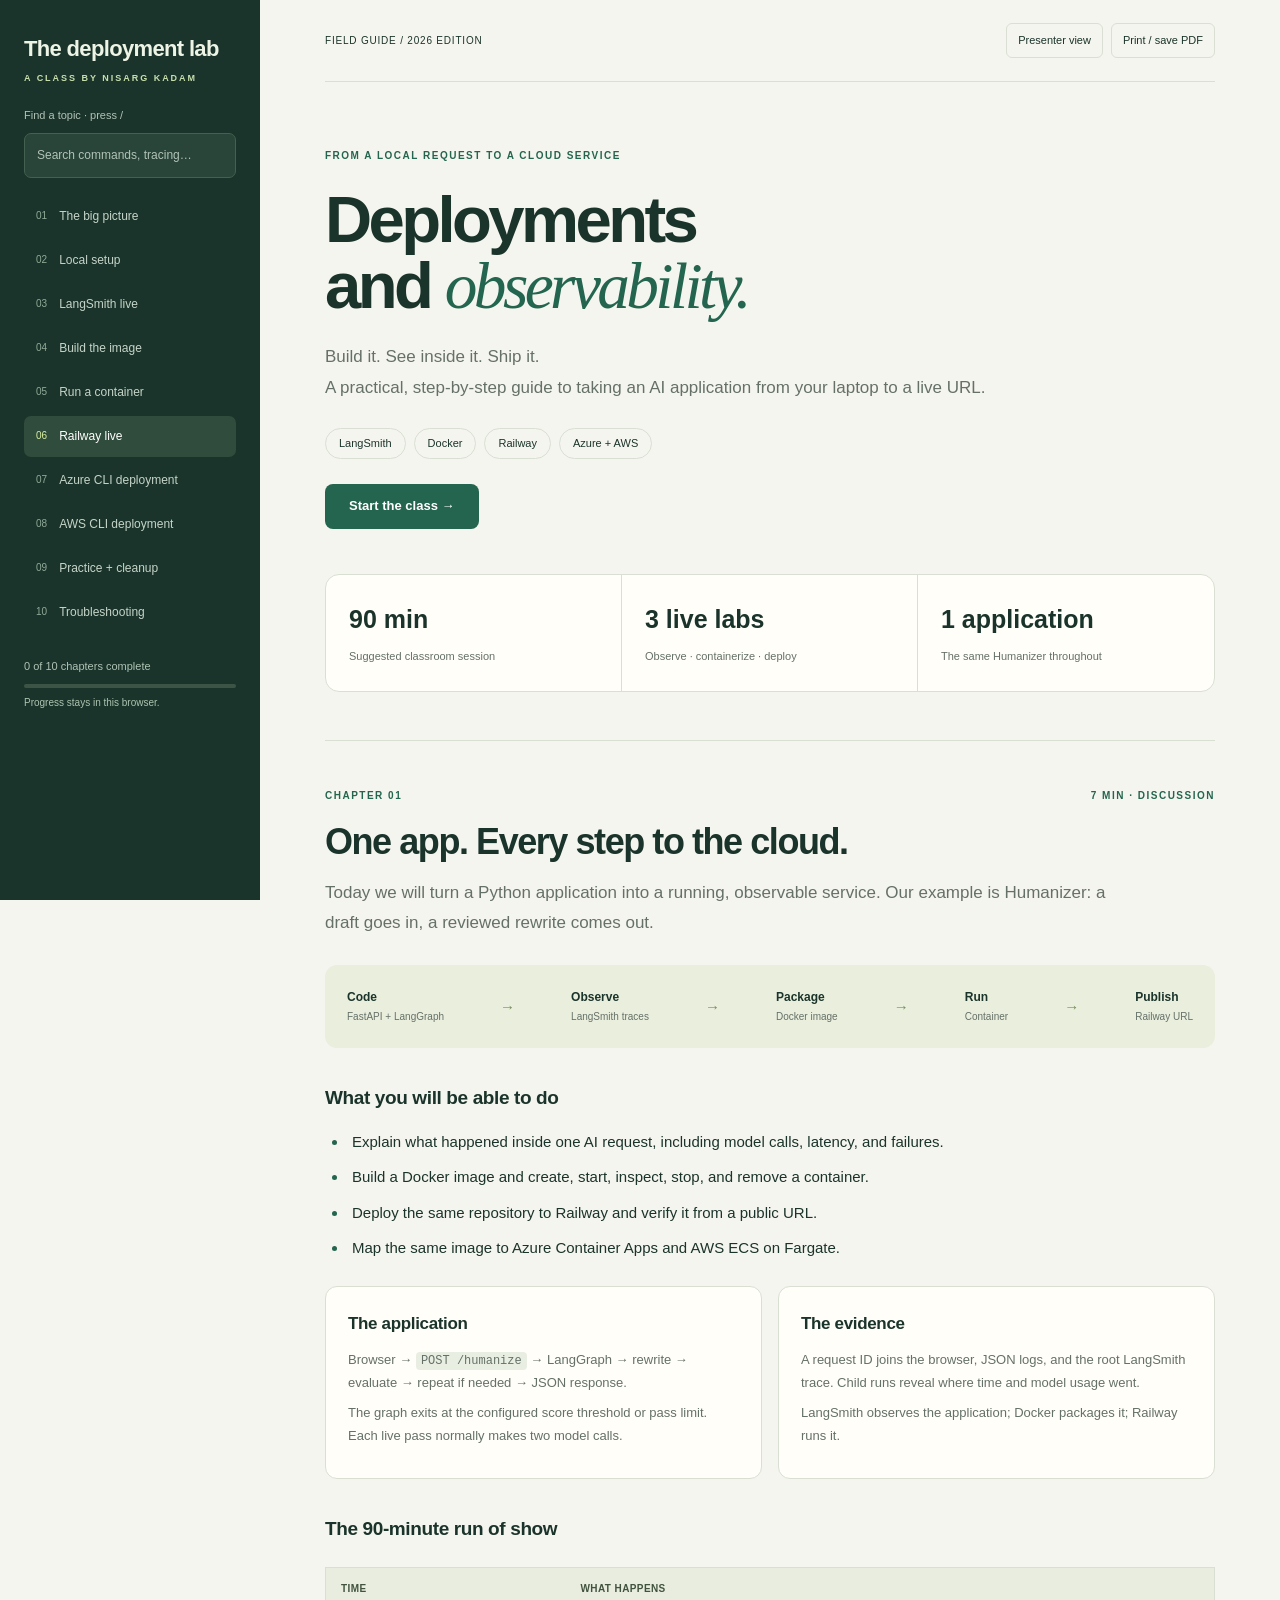
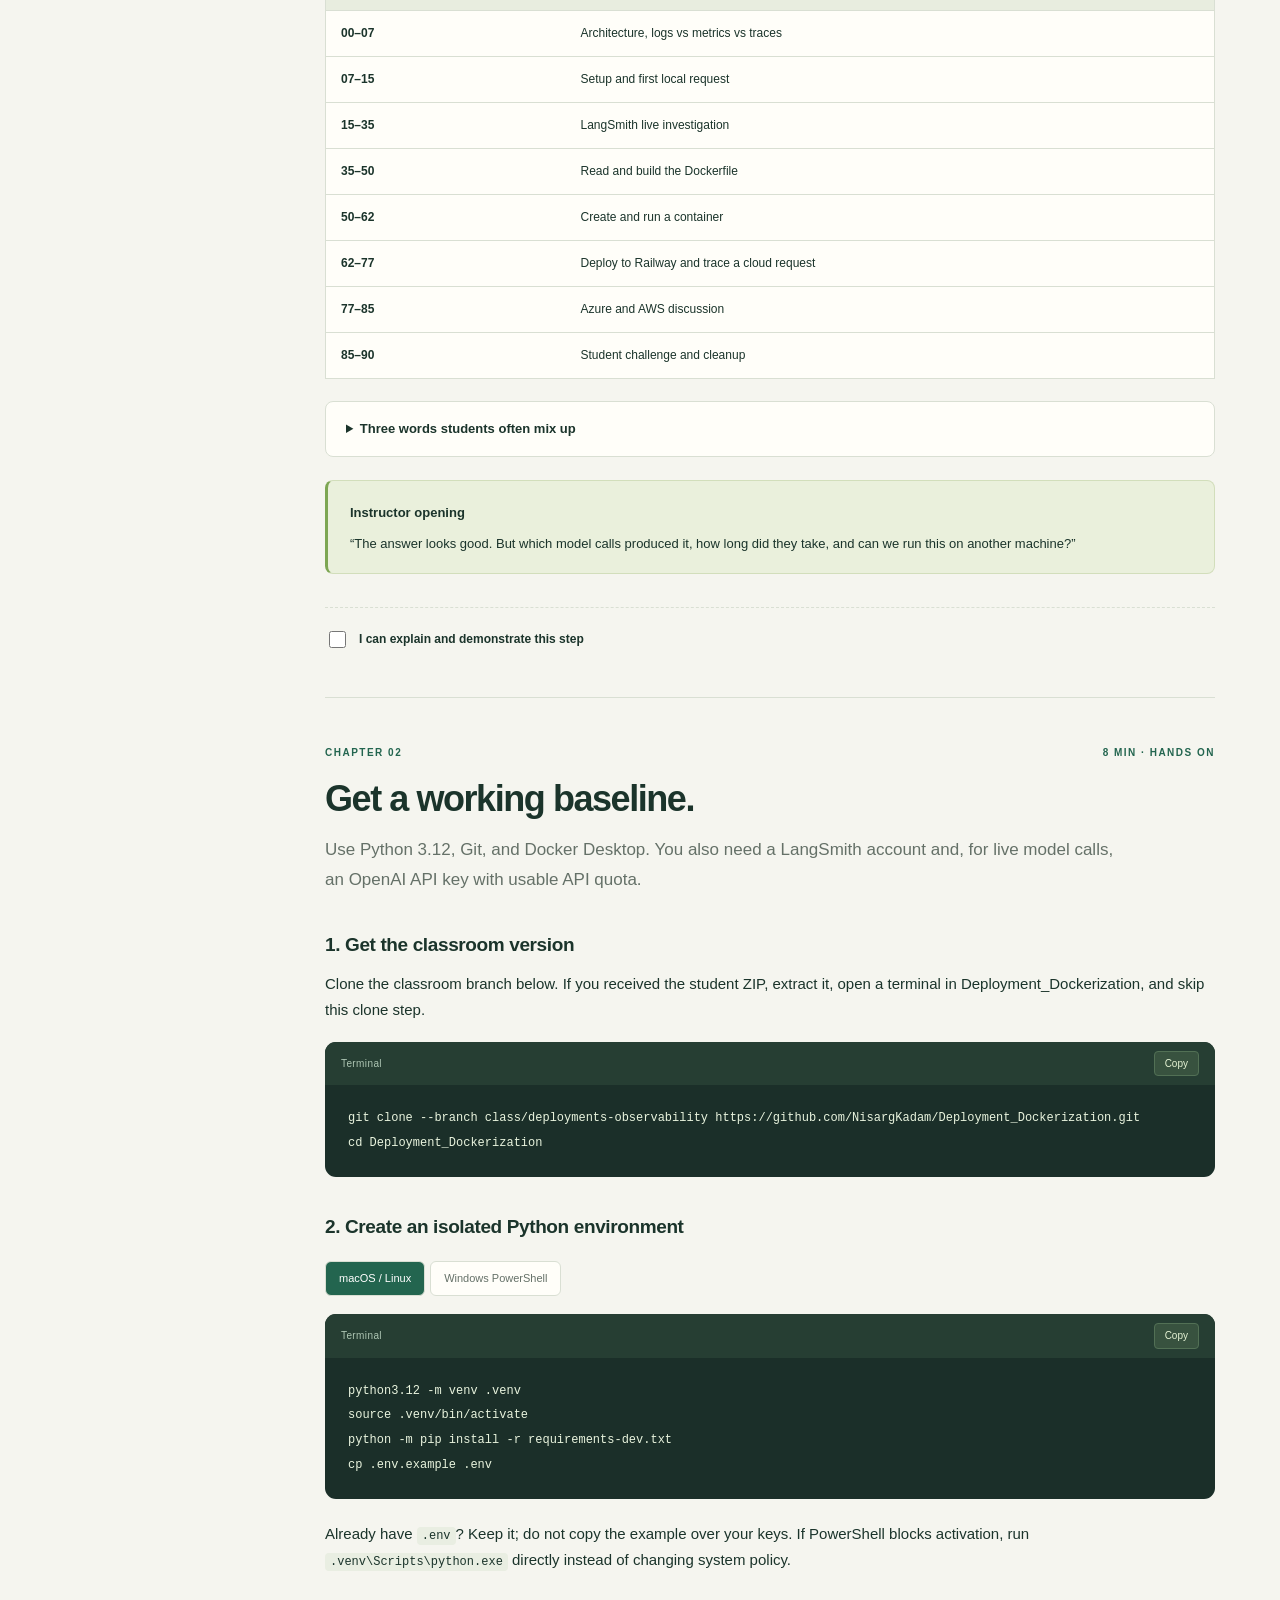
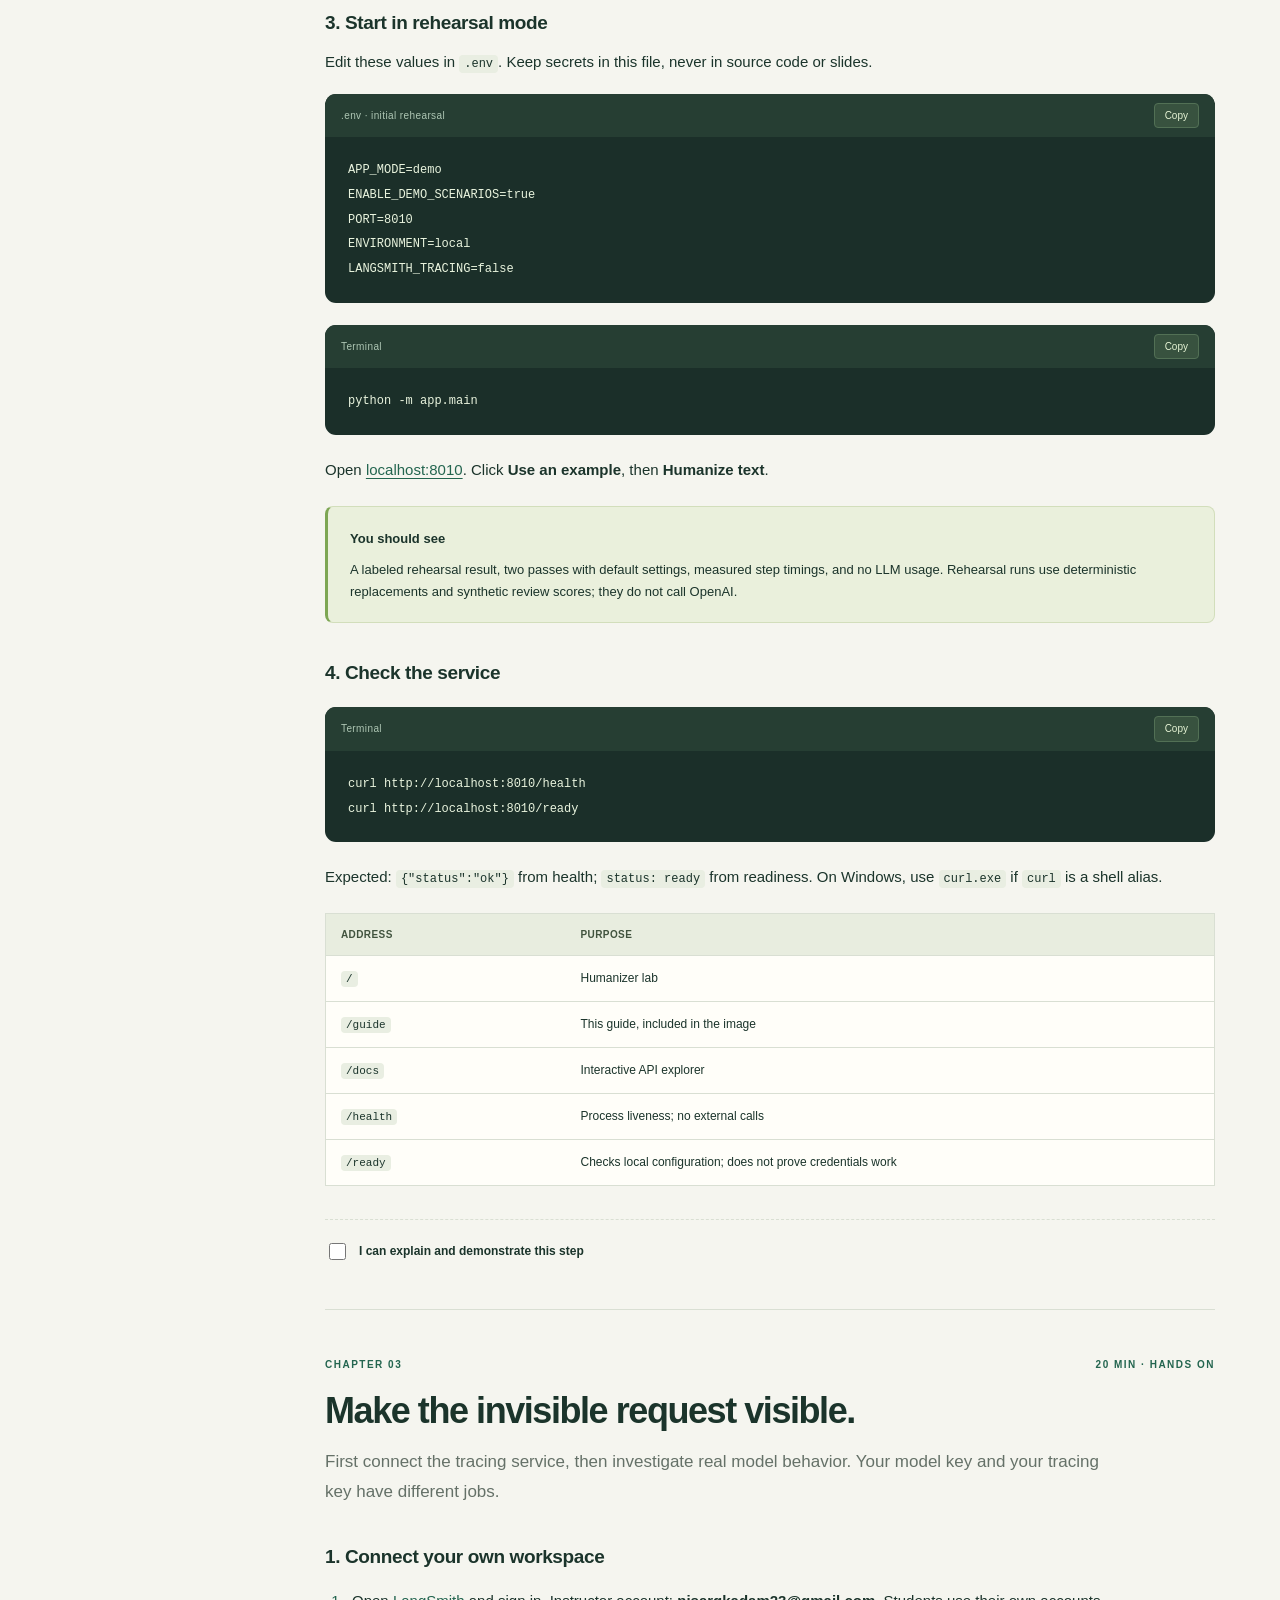
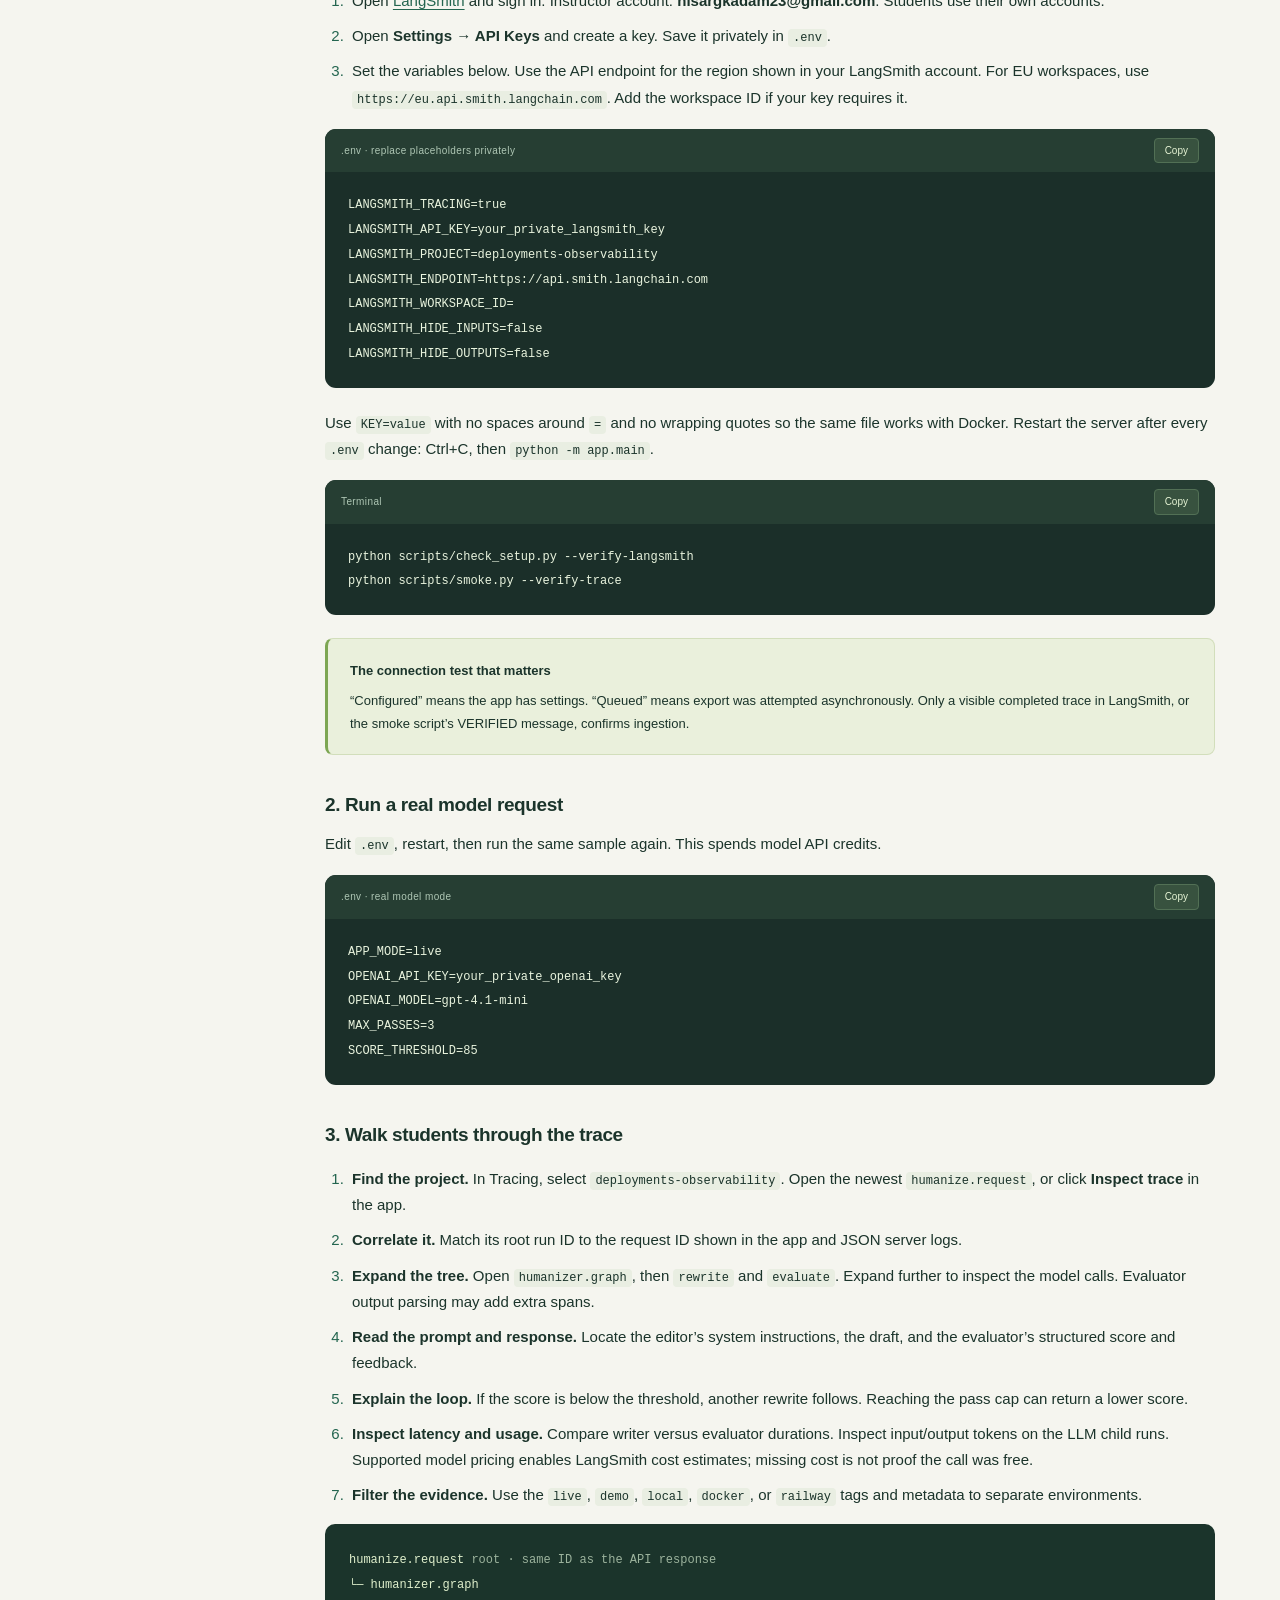
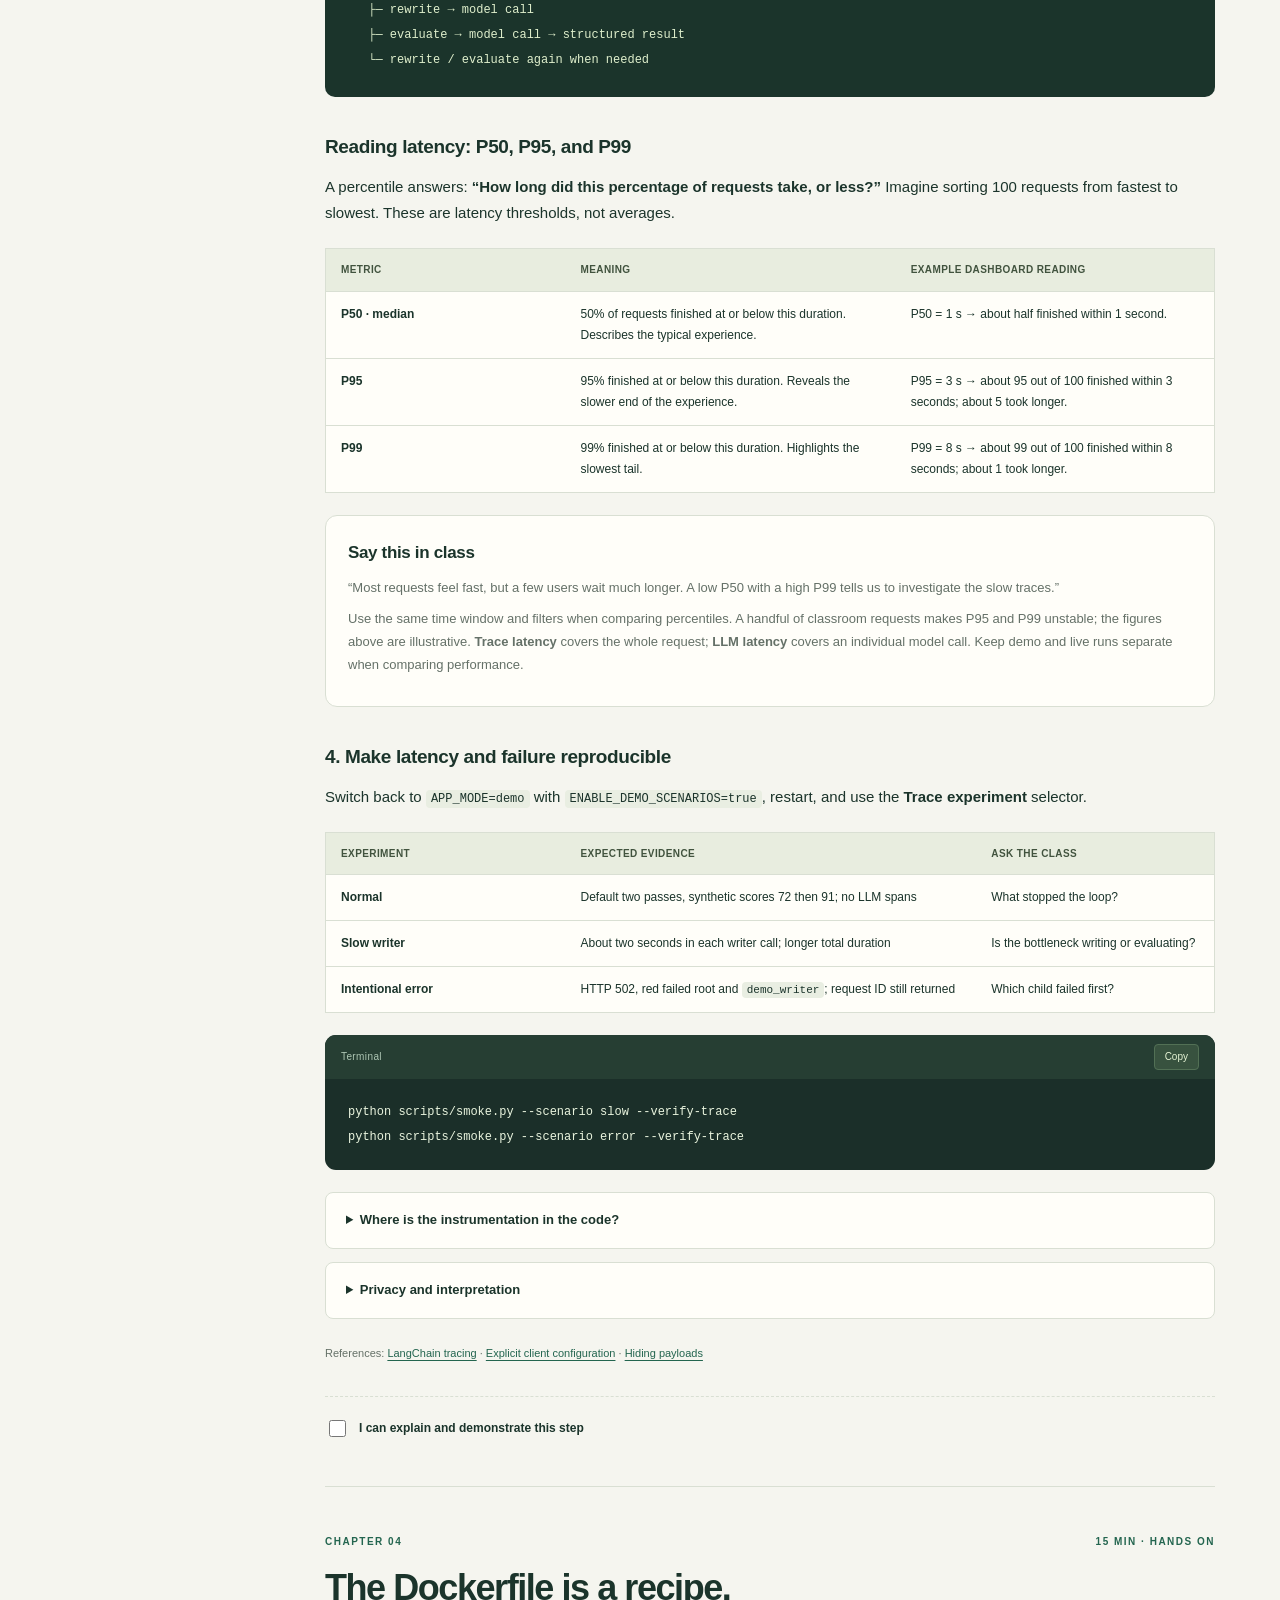
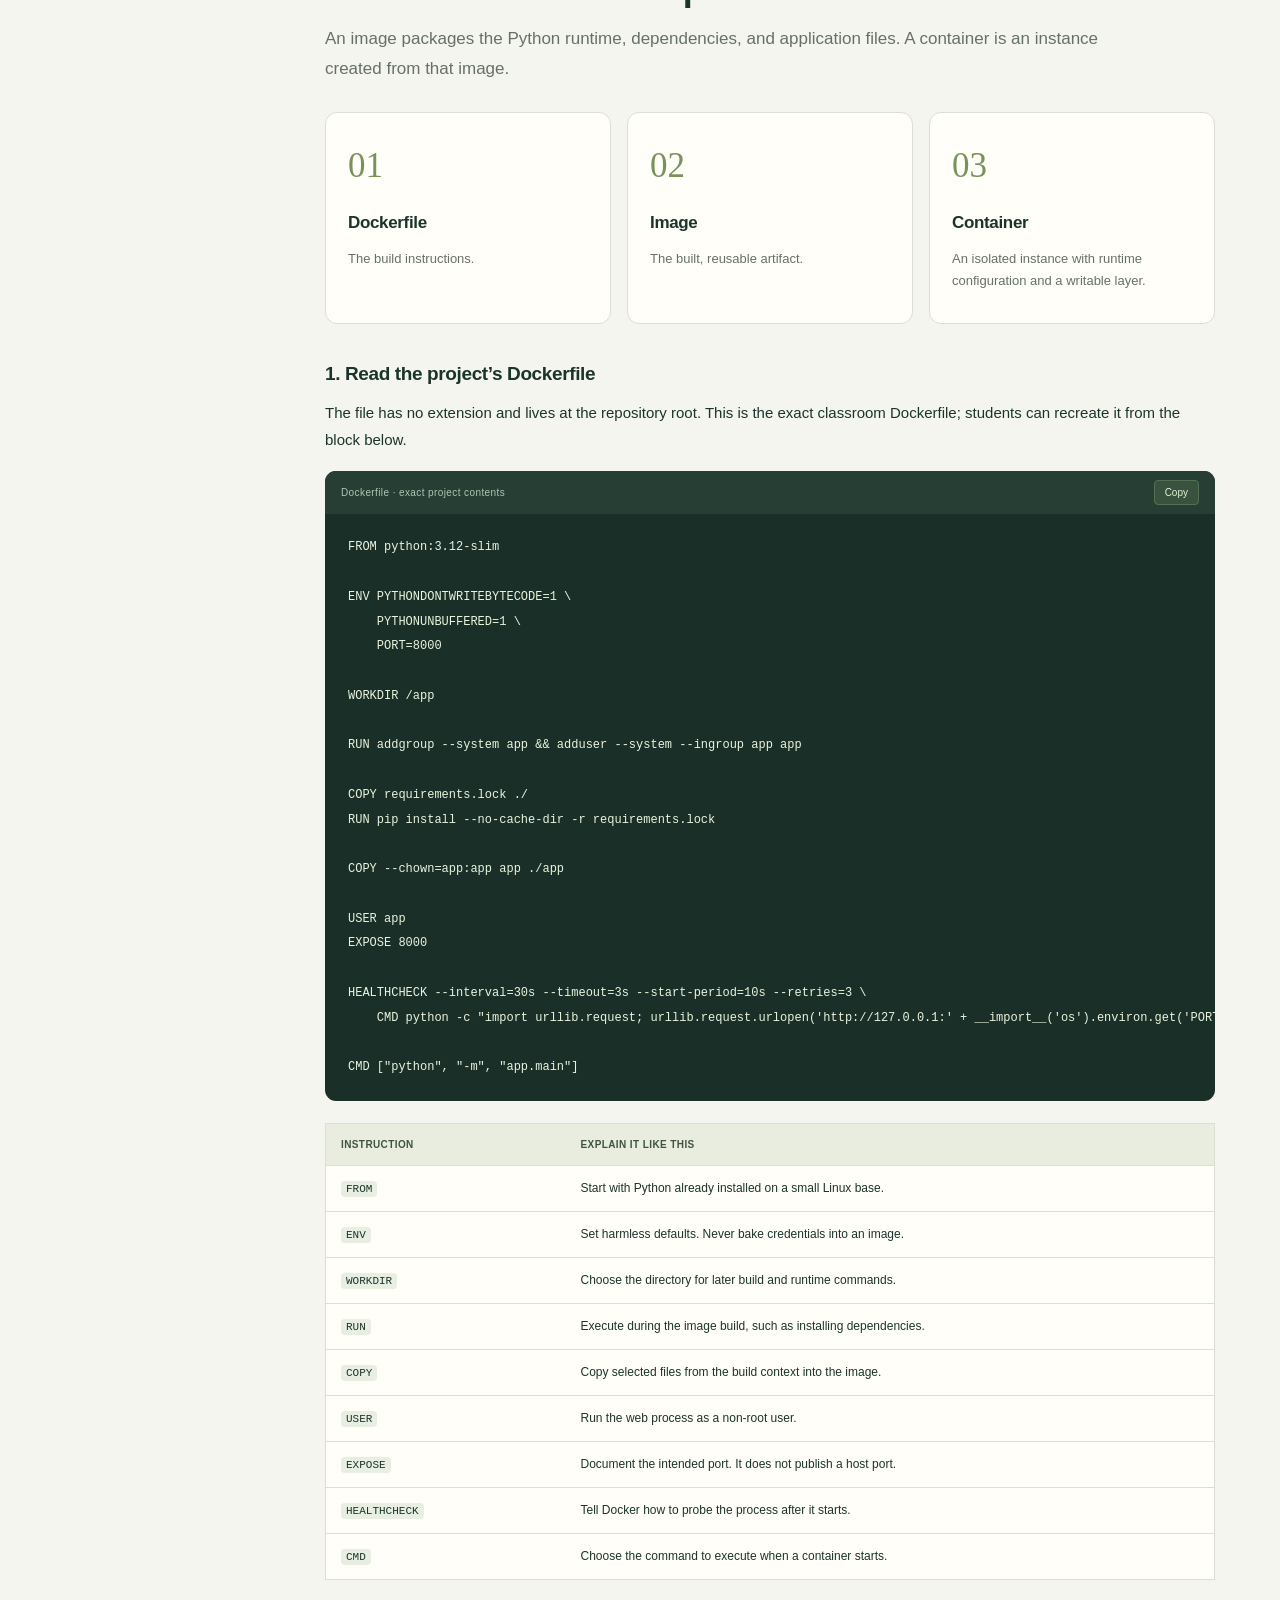
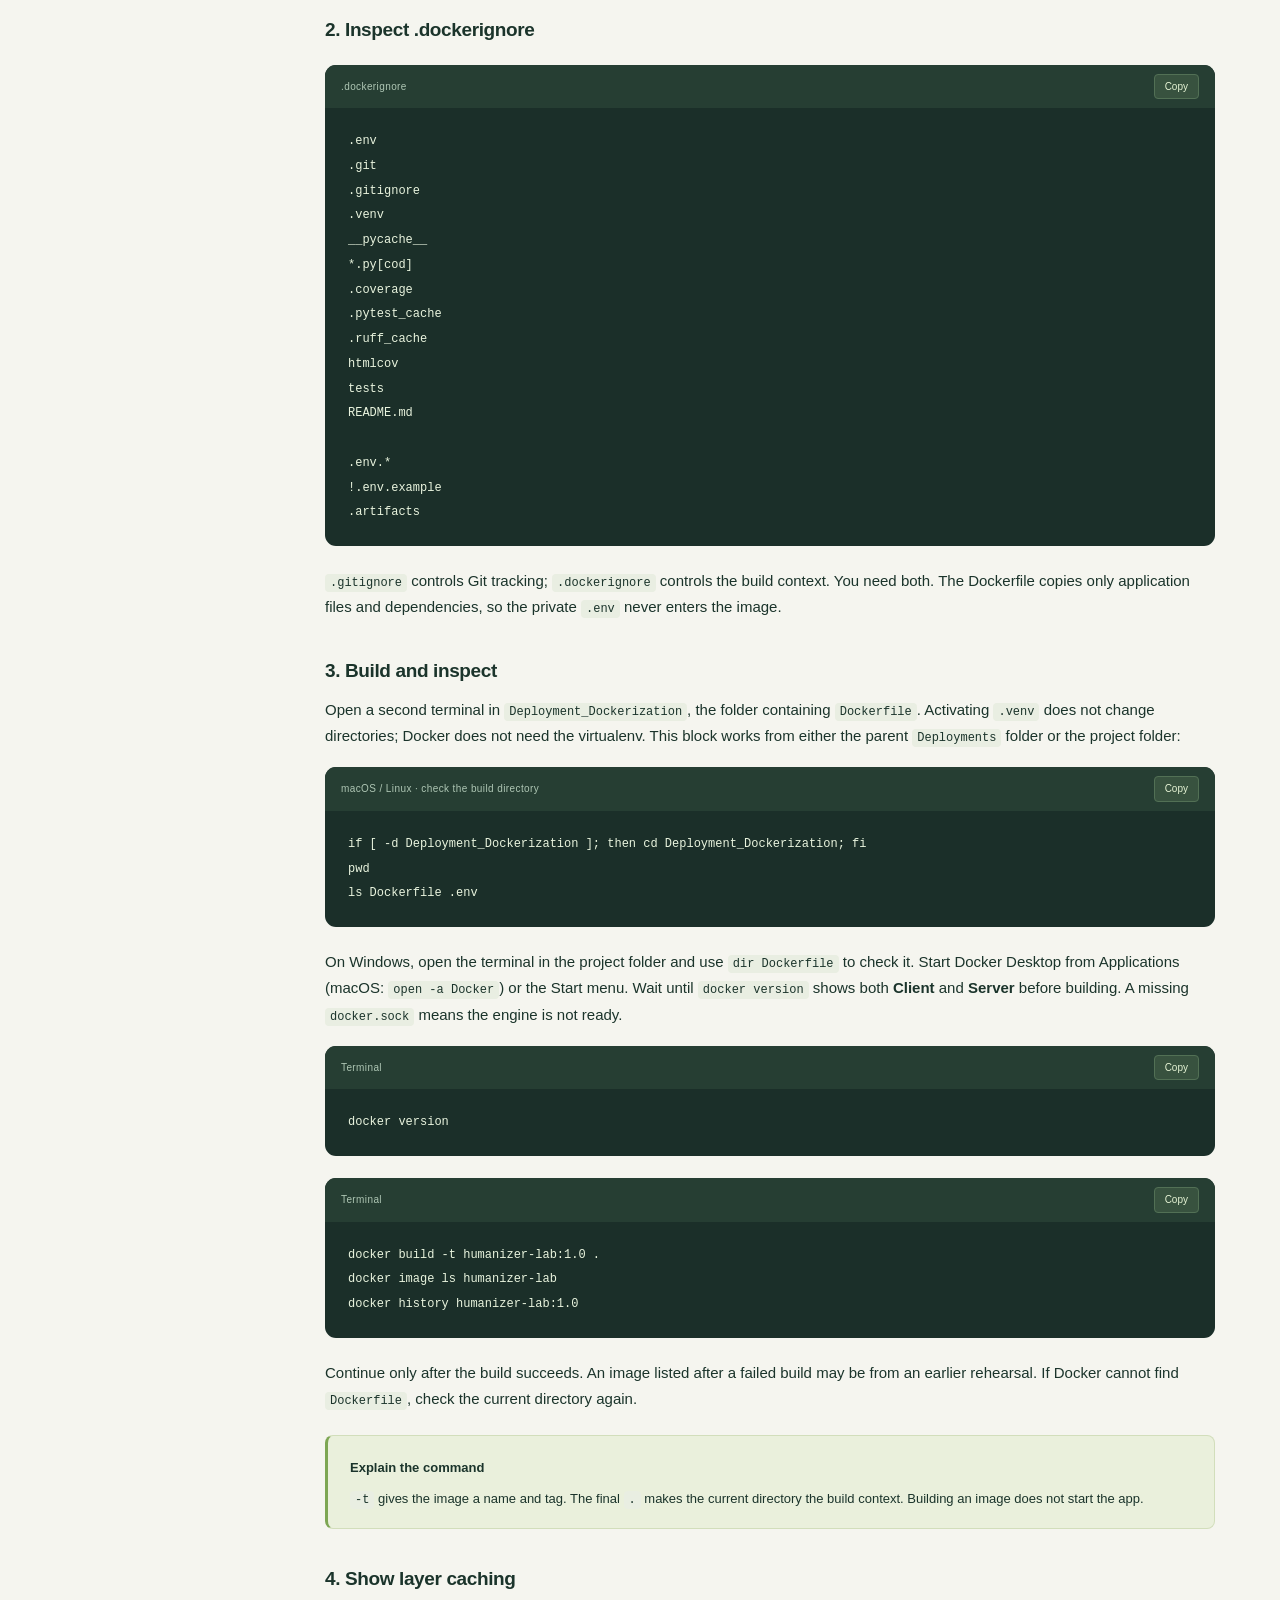
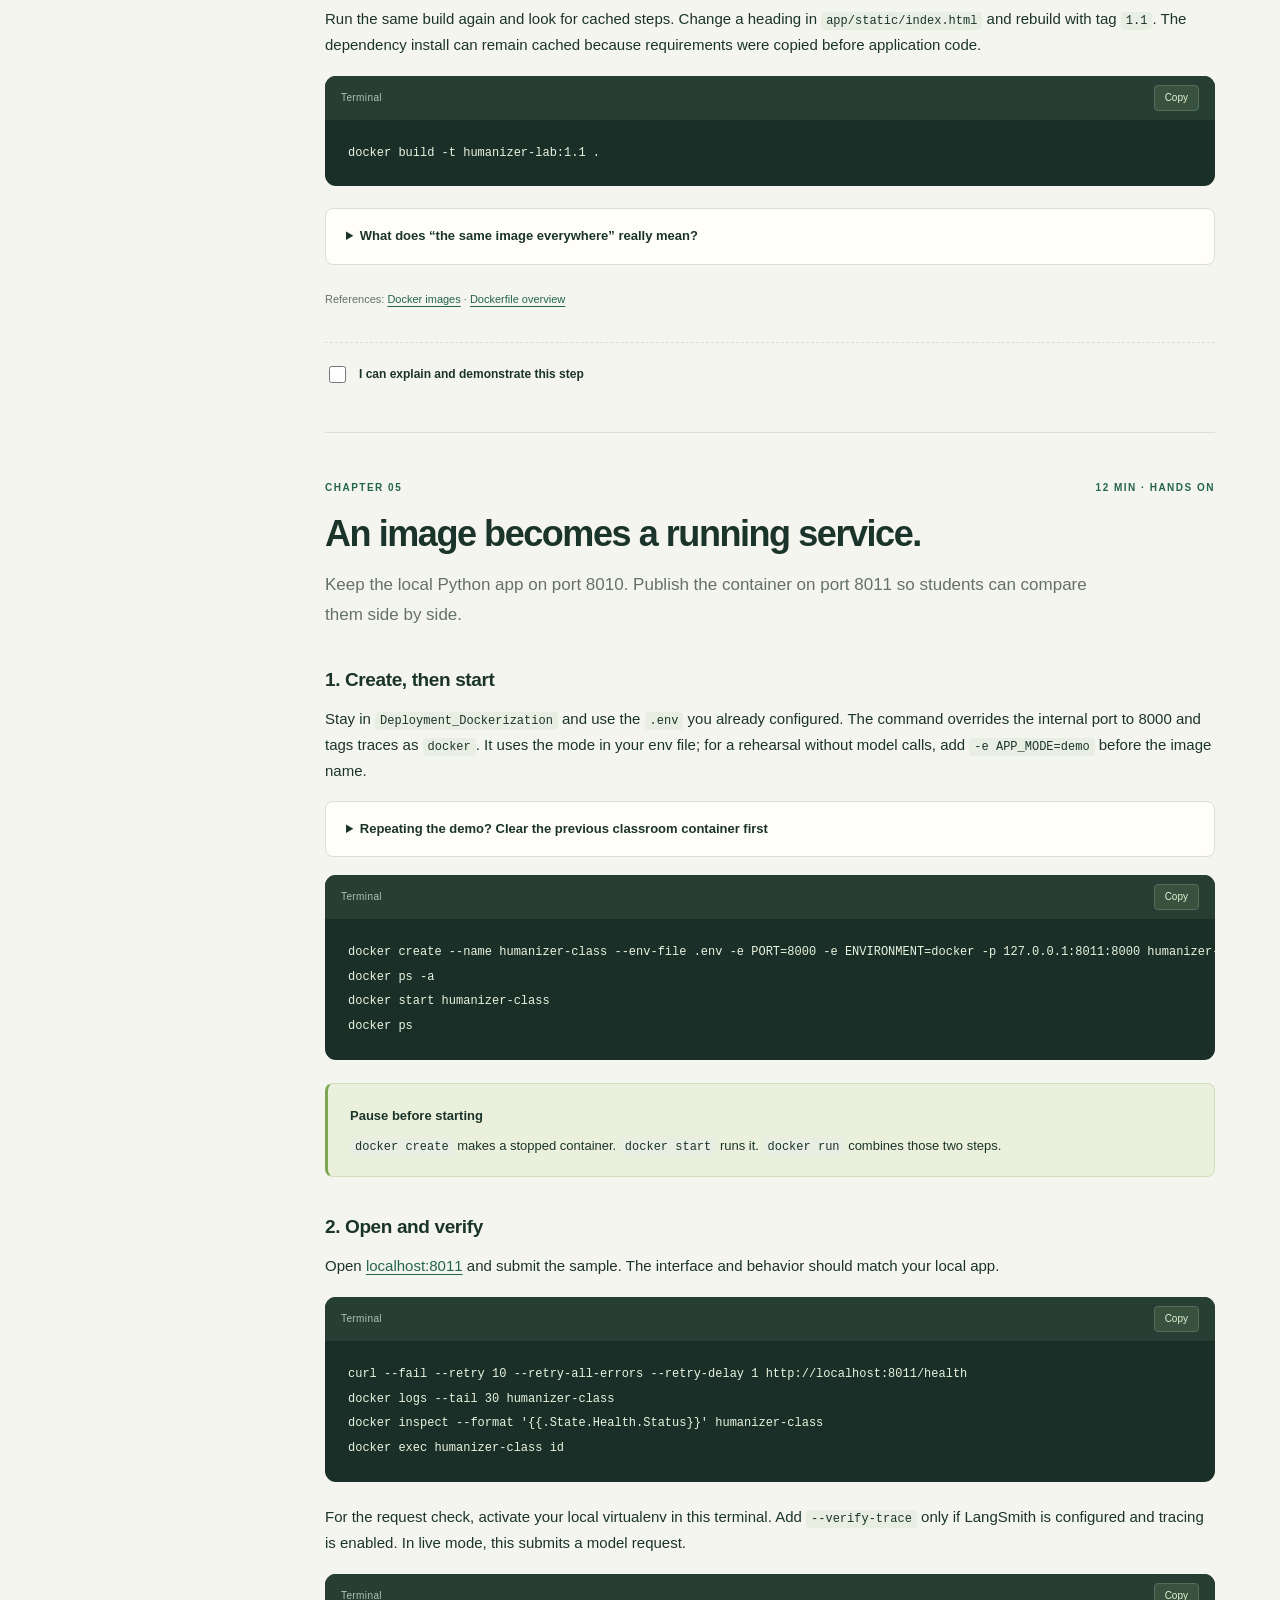
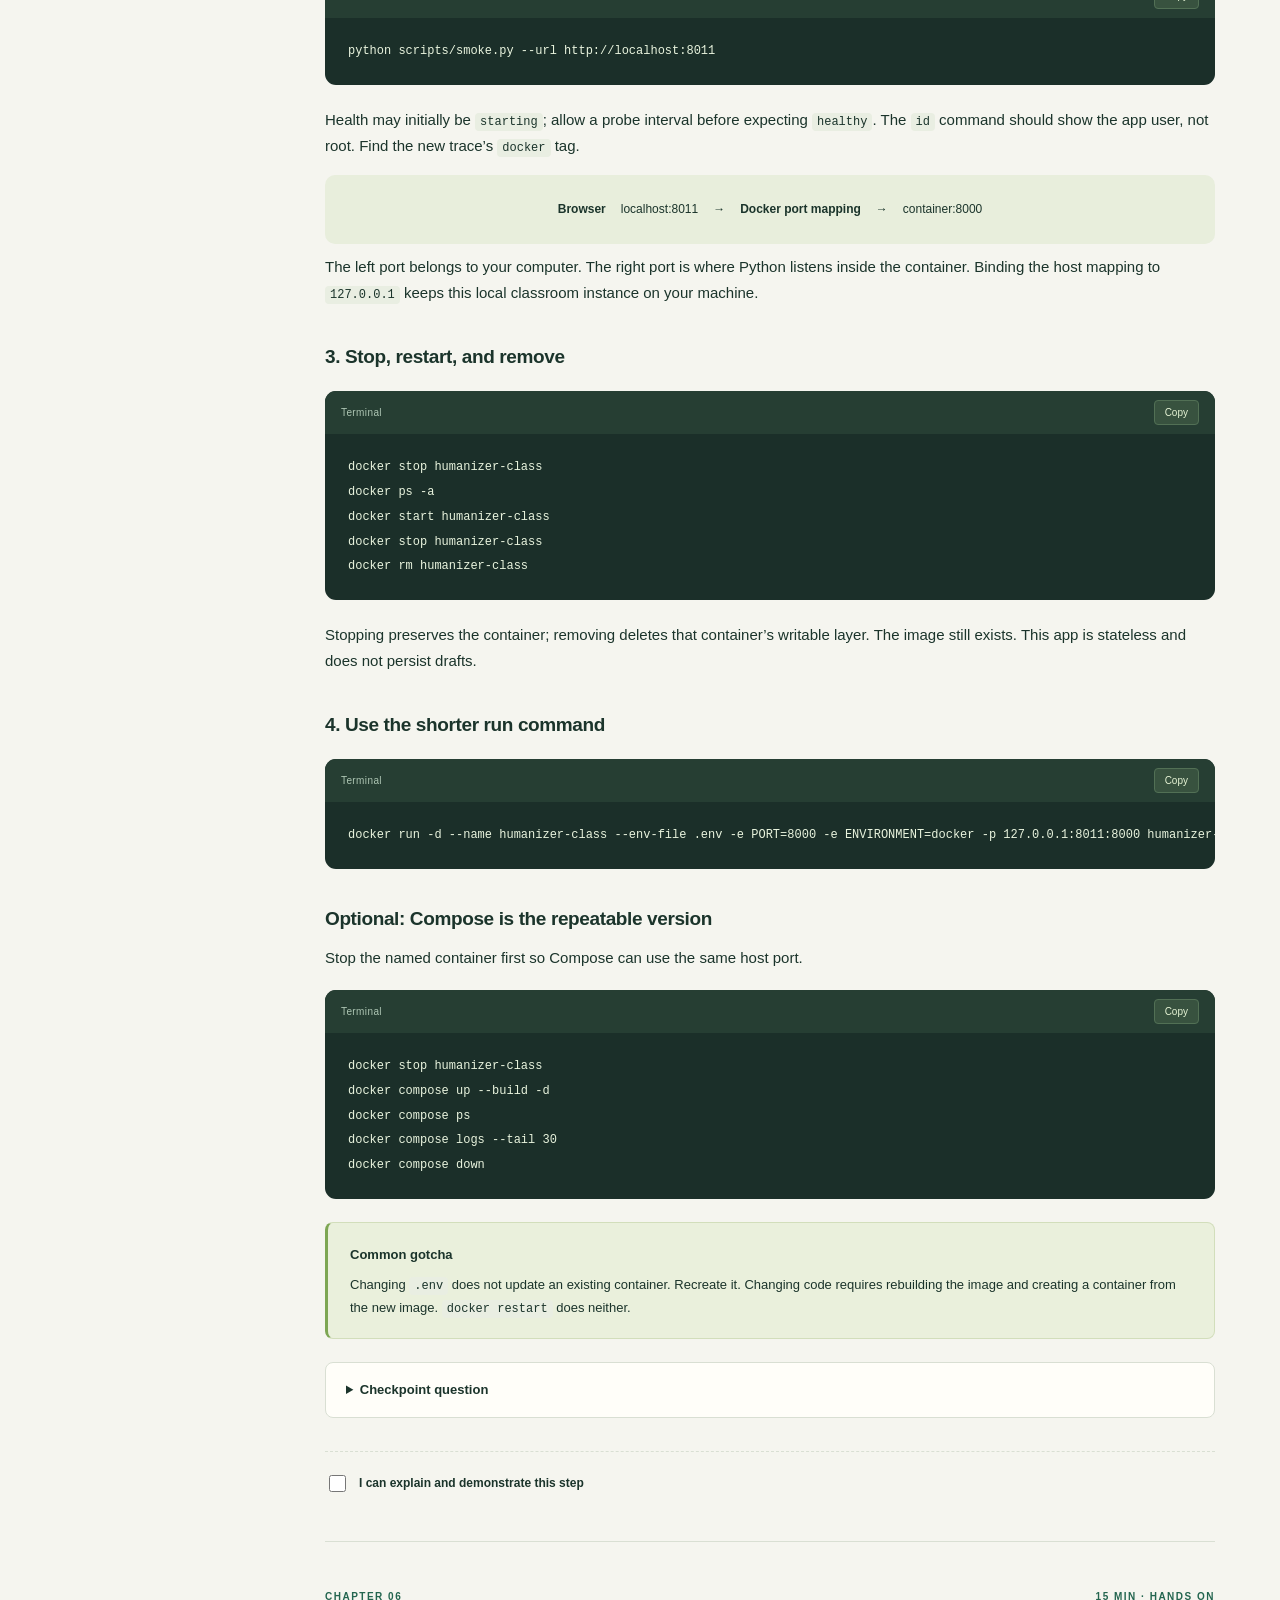
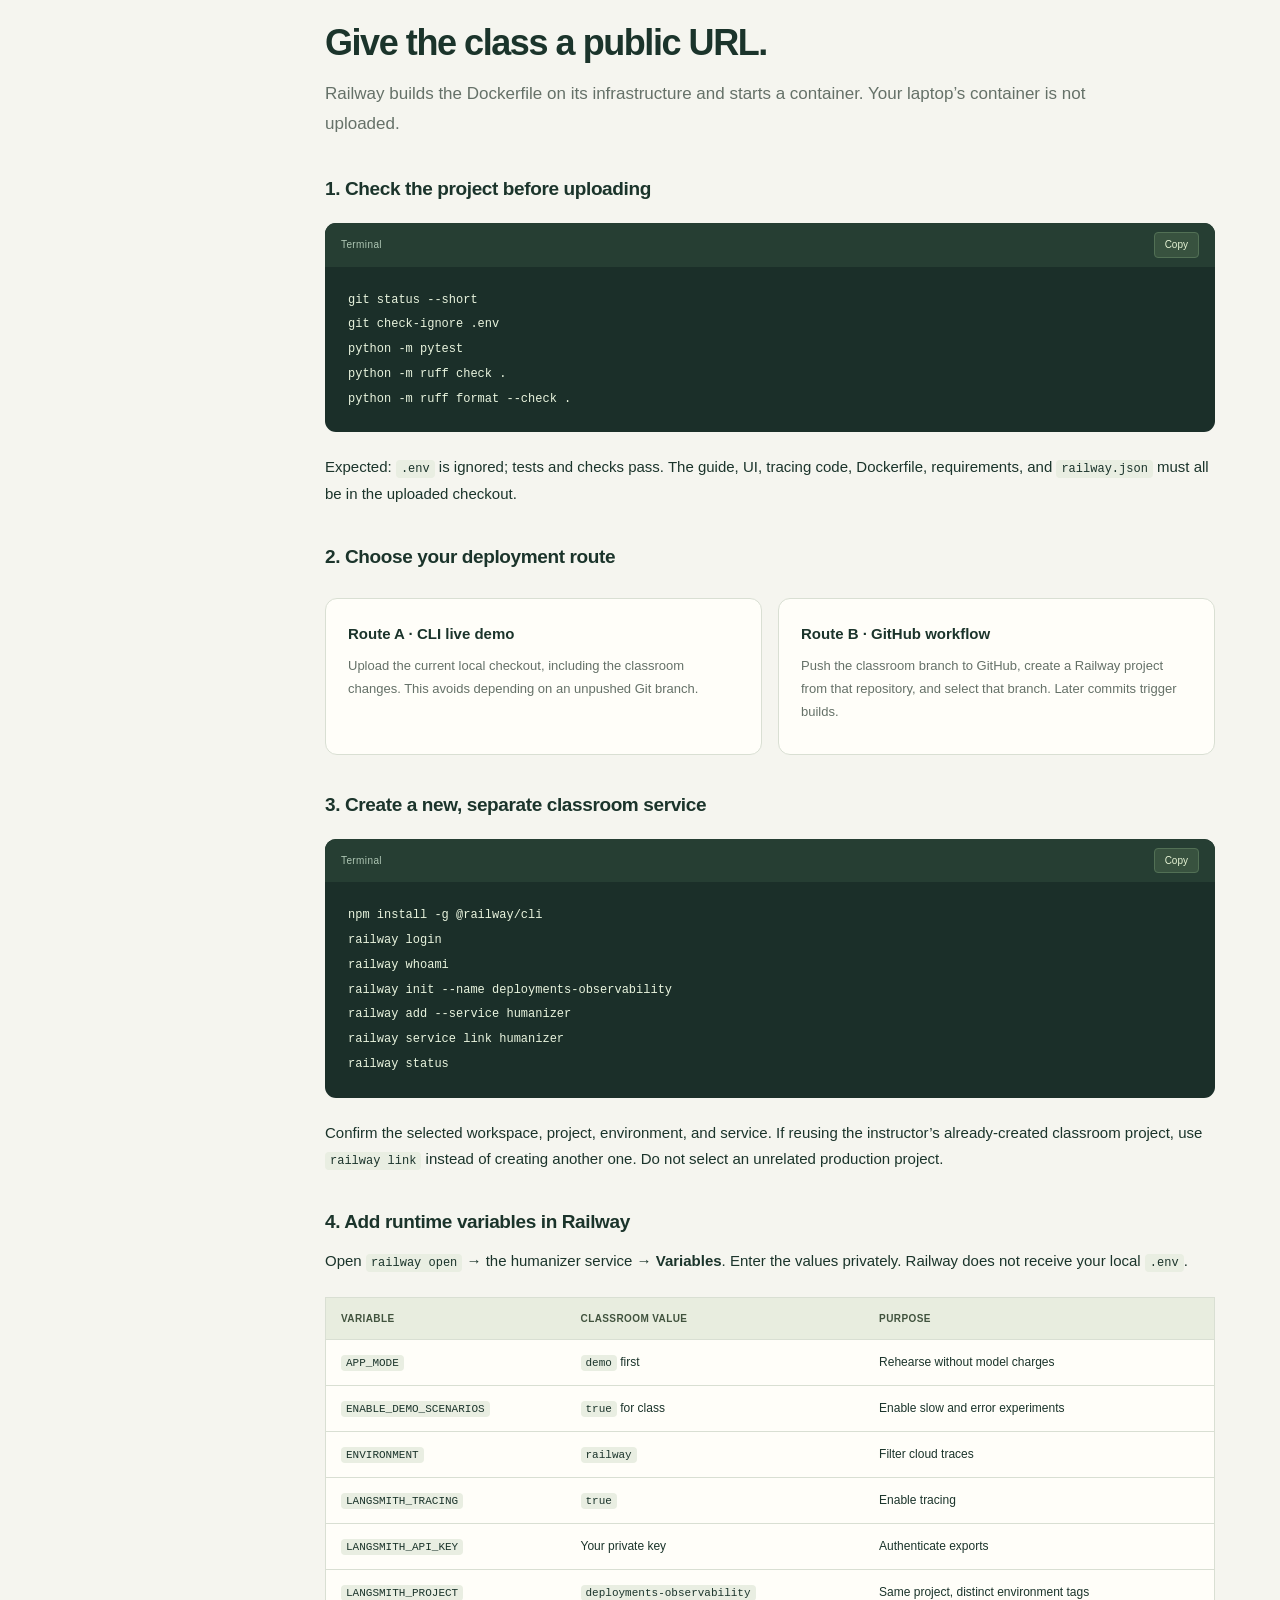
<file: app/static/guide.html>
<!doctype html><html lang="en"><head><meta charset="utf-8"><meta name="viewport" content="width=device-width,initial-scale=1"><meta name="description" content="A hands-on classroom guide to LangSmith observability, Docker images and containers, and Railway deployment, with Azure and AWS discussions."><title>Deployments and observability · The classroom field guide</title><style>
:root{--ink:#1b342b;--muted:#657168;--paper:#f5f5ef;--line:#d9dfd3;--green:#23654f;--lime:#d9efa0;--sidebar:260px}*{box-sizing:border-box}html{scroll-behavior:smooth;scroll-padding-top:35px}body{margin:0;background:var(--paper);color:var(--ink);font-family:Inter,ui-sans-serif,-apple-system,BlinkMacSystemFont,"Segoe UI",sans-serif;font-size:15px;line-height:1.75}a{color:var(--green);text-underline-offset:3px}button,input{font:inherit}button{cursor:pointer}button:focus-visible,a:focus-visible,input:focus-visible,summary:focus-visible{outline:3px solid #86b847;outline-offset:3px}.skip{position:fixed;top:-60px;left:10px;z-index:10;background:white;padding:10px}.skip:focus{top:10px}.sidebar{position:fixed;inset:0 auto 0 0;width:var(--sidebar);background:#1b342b;color:#edf3e5;padding:30px 24px;overflow-y:auto}.brand{font-weight:750;letter-spacing:-.03em;font-size:22px}.brand span{display:block;font-size:9px;letter-spacing:.22em;color:#c6dfac;font-weight:600;margin-top:2px}.sidebar p{font-size:11px;color:#afc3b5;margin:24px 0 8px}.sidebar nav{display:grid;gap:3px;margin-top:18px}.sidebar nav a{color:#c5d4c8;font-size:12px;text-decoration:none;display:flex;gap:12px;align-items:center;padding:10px 12px;border-radius:7px}.sidebar nav a b{font-size:10px;color:#91aa98;font-weight:500}.sidebar nav a:hover,.sidebar nav a.active{background:#304c3d;color:white}.sidebar nav a.active b{color:var(--lime)}.search{width:100%;background:#294438;border:1px solid #426150;border-radius:7px;color:white;font-size:12px;padding:11px 12px;margin-top:25px}.search::placeholder{color:#b1c3b7}.progress-track{height:4px;background:#3c5446;border-radius:5px;overflow:hidden}.progress-track span{display:block;height:100%;background:var(--lime);width:0}.sidebar small{font-size:10px;color:#adc4b1}.main{margin-left:var(--sidebar);max-width:1450px;padding:0 65px 70px}.topbar{display:flex;justify-content:space-between;align-items:center;gap:15px;padding:23px 0;border-bottom:1px solid var(--line);font-size:10px;letter-spacing:.08em;text-transform:uppercase}.topbar .tools{display:flex;gap:8px}.tools button{background:none;border:1px solid var(--line);border-radius:6px;padding:7px 11px;color:var(--ink);font-size:11px;letter-spacing:0;text-transform:none}.hero{padding:65px 0 45px}.eyebrow,.chapter-meta{font-size:10px;letter-spacing:.15em;text-transform:uppercase;font-weight:750;color:var(--green)}h1{font-size:clamp(40px,5.1vw,76px);letter-spacing:-.055em;line-height:1.02;margin:22px 0}h1 em{font-family:Georgia,serif;font-weight:400;color:var(--green)}.hero .subtitle{max-width:670px;color:var(--muted);font-size:17px;line-height:1.8}.hero-tags{display:flex;flex-wrap:wrap;gap:8px;margin:25px 0}.hero-tags span{font-size:11px;padding:5px 13px;border:1px solid var(--line);border-radius:20px}.start{display:inline-block;background:var(--green);color:white;text-decoration:none;padding:11px 24px;border-radius:8px;font-weight:650;font-size:13px}.overview{display:grid;grid-template-columns:repeat(3,1fr);border:1px solid var(--line);border-radius:14px;overflow:hidden;background:#fffef9;margin-bottom:48px}.overview div{padding:23px;border-right:1px solid var(--line)}.overview div:last-child{border-right:0}.overview strong{font-size:25px;display:block;font-weight:600}.overview span{font-size:11px;color:var(--muted)}.chapter{padding:46px 0;border-top:1px solid var(--line)}.chapter-meta{display:flex;justify-content:space-between;gap:15px;color:var(--green)}h2{font-size:36px;letter-spacing:-.04em;line-height:1.15;margin:16px 0}h3{font-size:19px;letter-spacing:-.02em;margin:33px 0 10px}h4{margin:0 0 8px;font-size:15px}.lead{font-size:17px;color:var(--muted);max-width:800px;margin-bottom:28px}p{margin:10px 0 16px}ul,ol{padding-left:23px}li{padding-left:4px;margin:9px 0}li::marker{color:var(--green)}code{font:12px ui-monospace,SFMono-Regular,Consolas,monospace;background:#e9eee2;border-radius:4px;padding:2px 5px;overflow-wrap:anywhere}pre{margin:0;padding:21px 23px;overflow:auto;line-height:1.65;tab-size:2}pre code{background:none;padding:0;color:#e9f4de;font-size:12px;overflow-wrap:normal;white-space:pre}.codebox{background:#1b2f29;border-radius:11px;overflow:hidden;margin:18px 0 22px}.codehead{padding:9px 16px;background:#263e33;display:flex;justify-content:space-between;align-items:center;color:#aec6b4;font-size:10px;letter-spacing:.04em}.copy{color:#e5f3d4;background:#38523f;border:1px solid #527055;border-radius:4px;font-size:10px;padding:3px 10px}.callout{background:#eaf0dc;border:1px solid #d2debb;border-left:3px solid #7da653;border-radius:8px;padding:18px 22px;margin:23px 0}.callout strong{font-size:13px}.callout p{font-size:13px;margin:7px 0 0}.two-col,.three-col{display:grid;gap:16px;margin:25px 0}.two-col{grid-template-columns:1fr 1fr}.three-col{grid-template-columns:repeat(3,1fr)}.card{padding:22px;border:1px solid var(--line);border-radius:12px;background:#fffef9}.card h3{margin:0 0 10px;font-size:17px}.card p{font-size:13px;margin:8px 0;color:var(--muted)}.big{font-size:35px;font-family:Georgia,serif;color:#78925c;display:block;margin-bottom:12px}table{border-collapse:collapse;width:100%;margin:22px 0;font-size:12px;background:#fffef9;border:1px solid var(--line)}th{text-align:left;background:#e8eddf;color:#41533e;font-size:10px;text-transform:uppercase;letter-spacing:.04em}td,th{padding:12px 15px;border-bottom:1px solid var(--line);vertical-align:top}td:first-child{font-weight:550;width:27%}td code{font-size:11px}details{border:1px solid var(--line);border-radius:8px;padding:16px 20px;margin:13px 0;background:#fffef9}summary{cursor:pointer;font-weight:650;font-size:13px}details p{font-size:13px;margin:15px 0 4px}.complete{display:flex;align-items:center;gap:10px;margin-top:33px;font-size:12px;font-weight:600;padding-top:20px;border-top:1px dashed var(--line);cursor:pointer}input[type=checkbox]{accent-color:var(--green);width:17px;height:17px;flex-shrink:0}.source{font-size:11px;color:var(--muted);margin-top:25px}.journey{display:flex;gap:12px;align-items:center;justify-content:space-between;background:#e9eedd;padding:22px;border-radius:12px;margin:25px 0}.journey div{min-width:0}.journey b{font-size:12px;display:block}.journey span{font-size:10px;color:var(--muted);display:block}.journey i{color:#78925c;font-style:normal}.trace-tree{background:#1b342b;color:#dfefcc;border-radius:10px;padding:24px;font:12px/2.1 ui-monospace,monospace;overflow:auto}.trace-tree span{color:#9cb39d}.port-map{display:flex;align-items:center;flex-wrap:wrap;justify-content:center;gap:15px;background:#e8eedc;padding:24px;border-radius:10px;font-size:12px}.port-map i{font-style:normal}.os-tabs{display:flex;gap:5px;margin-top:18px}.os-tabs button{border:1px solid var(--line);background:#fffef9;color:var(--muted);padding:7px 13px;border-radius:6px;font-size:11px}.os-tabs button.active{background:var(--green);color:white}.quiz{padding:20px;border:1px solid var(--line);border-radius:10px;background:#fffef9;margin:14px 0}.quiz>p:first-child{font-weight:650;font-size:13px}.quiz button{display:block;width:100%;text-align:left;border:1px solid var(--line);padding:10px 14px;background:#f5f7ef;border-radius:6px;margin:7px 0;font-size:12px;color:var(--ink)}.quiz button.selected{border-color:var(--green);background:#e4edcf}.quiz-result{font-size:12px;margin:10px 0 0;color:var(--green)}.preflight{list-style:none;padding:0}.preflight li{display:flex;gap:12px;align-items:center}.preflight label{font-size:13px;cursor:pointer}.footer{font-size:11px;border-top:1px solid var(--line);padding:26px 0;color:var(--muted)}#empty-search{display:none;padding:30px}.presenting{font-size:18px}.presenting .sidebar{display:none}.presenting .main{margin:0 auto;max-width:1150px}.presenting pre code{font-size:15px}.presenting td,.presenting .card p{font-size:15px}.presenting .topbar{position:sticky;top:0;background:var(--paper);z-index:2}[hidden]{display:none!important}@media(max-width:1100px){.main{padding:0 30px 50px}:root{--sidebar:220px}.sidebar{padding:24px 16px}.journey{flex-wrap:wrap;justify-content:flex-start}.journey div{min-width:100px}}@media(max-width:760px){.sidebar{position:relative;width:100%;padding:20px}.sidebar nav{display:flex;overflow:auto;gap:5px;margin:10px 0}.sidebar nav a{white-space:nowrap;padding:8px}.sidebar .brand{font-size:20px}.sidebar .search{margin-top:15px}.sidebar p{margin-top:12px}.main{margin:0;padding:0 20px 30px}.hero{padding:35px 0}h1{font-size:47px}h2{font-size:30px}.two-col,.three-col{grid-template-columns:1fr}.overview div{padding:15px}.overview strong{font-size:20px}.topbar{align-items:flex-start;font-size:8px}.tools button{font-size:10px}.chapter-meta{font-size:8px}td,th{padding:10px 8px}table{font-size:11px}pre{padding:17px}.journey{gap:10px}.chapter{overflow-wrap:anywhere}.trace-tree{font-size:10px}}@media print{body{background:white;font-size:11px;color:#111}.sidebar,.topbar,.copy,.complete,.os-tabs,.start,.quiz button{display:none!important}.main{margin:0;padding:0;max-width:none}.hero{padding:0 0 20px}h1{font-size:36px}h2{font-size:24px}.chapter{padding:25px 0;break-before:page}.chapter[hidden]{display:block!important}.codebox{background:#f3f3f3;border:1px solid #bbb}.codehead{background:#ddd;color:#111}pre{white-space:pre-wrap}pre code{color:#111;font-size:9px;white-space:pre-wrap;overflow-wrap:anywhere}table,.card,.callout,.codebox{break-inside:avoid}.journey{background:#eee}.trace-tree{background:#eee;color:#111}.trace-tree span{color:#333}.hero-tags span{padding:3px 8px}.source a{color:#333}a{color:#111}.lead{font-size:13px}.presenting td,.presenting .card p{font-size:11px}}@media(prefers-reduced-motion:reduce){html{scroll-behavior:auto}}
</style></head><body>
<a class="skip" href="#content">Skip to guide</a><aside class="sidebar"><div class="brand">The deployment lab<span>A CLASS BY NISARG KADAM</span></div><label class="sr-only" for="search" style="display:block;font-size:11px;margin-top:20px;color:#b1c3b7">Find a topic · press /</label><input id="search" class="search" type="search" placeholder="Search commands, tracing…" style="margin-top:7px"><nav aria-label="Guide chapters"><a href="#map"><b>01</b>The big picture</a><a href="#setup"><b>02</b>Local setup</a><a href="#langsmith"><b>03</b>LangSmith live</a><a href="#dockerfile"><b>04</b>Build the image</a><a href="#container"><b>05</b>Run a container</a><a href="#railway"><b>06</b>Railway live</a><a href="#azure"><b>07</b>Azure CLI deployment</a><a href="#aws"><b>08</b>AWS CLI deployment</a><a href="#challenge"><b>09</b>Practice + cleanup</a><a href="#troubleshooting"><b>10</b>Troubleshooting</a></nav><p id="progress-label">0 chapters complete</p><div class="progress-track"><span id="progress"></span></div><small>Progress stays in this browser.</small></aside>
<main class="main" id="content"><div class="topbar"><span>FIELD GUIDE / 2026 EDITION</span><div class="tools"><button id="present" aria-pressed="false">Presenter view</button><button id="print">Print / save PDF</button></div></div><header class="hero"><div class="eyebrow">FROM A LOCAL REQUEST TO A CLOUD SERVICE</div><h1>Deployments<br />and <em>observability.</em></h1><p class="subtitle">Build it. See inside it. Ship it.<br>A practical, step-by-step guide to taking an AI application from your laptop to a live URL.</p><div class="hero-tags"><span>LangSmith</span><span>Docker</span><span>Railway</span><span>Azure + AWS</span></div><a href="#map" class="start">Start the class →</a></header><div class="overview"><div><strong>90 min</strong><span>Suggested classroom session</span></div><div><strong>3 live labs</strong><span>Observe · containerize · deploy</span></div><div><strong>1 application</strong><span>The same Humanizer throughout</span></div></div><p id="empty-search" role="status">No matching chapters. Try “port”, “trace”, or “Docker”.</p><section class="chapter" id="map" data-search="The big picture">
    <div class="chapter-meta"><span>CHAPTER 01</span><span>7 MIN · DISCUSSION</span></div>
    <h2>One app. Every step to the cloud.</h2><p class="lead">Today we will turn a Python application into a running, observable service. Our example is Humanizer: a draft goes in, a reviewed rewrite comes out.</p><div class="journey"><div><b>Code</b><span>FastAPI + LangGraph</span></div><i>→</i><div><b>Observe</b><span>LangSmith traces</span></div><i>→</i><div><b>Package</b><span>Docker image</span></div><i>→</i><div><b>Run</b><span>Container</span></div><i>→</i><div><b>Publish</b><span>Railway URL</span></div></div>
<h3>What you will be able to do</h3><ul><li>Explain what happened inside one AI request, including model calls, latency, and failures.</li><li>Build a Docker image and create, start, inspect, stop, and remove a container.</li><li>Deploy the same repository to Railway and verify it from a public URL.</li><li>Map the same image to Azure Container Apps and AWS ECS on Fargate.</li></ul>
<div class="two-col"><div class="card"><h3>The application</h3><p>Browser → <code>POST /humanize</code> → LangGraph → rewrite → evaluate → repeat if needed → JSON response.</p><p>The graph exits at the configured score threshold or pass limit. Each live pass normally makes two model calls.</p></div><div class="card"><h3>The evidence</h3><p>A request ID joins the browser, JSON logs, and the root LangSmith trace. Child runs reveal where time and model usage went.</p><p>LangSmith observes the application; Docker packages it; Railway runs it.</p></div></div>
<h3>The 90-minute run of show</h3><table><thead><tr><th>Time</th><th>What happens</th></tr></thead><tbody><tr><td>00–07</td><td>Architecture, logs vs metrics vs traces</td></tr><tr><td>07–15</td><td>Setup and first local request</td></tr><tr><td>15–35</td><td>LangSmith live investigation</td></tr><tr><td>35–50</td><td>Read and build the Dockerfile</td></tr><tr><td>50–62</td><td>Create and run a container</td></tr><tr><td>62–77</td><td>Deploy to Railway and trace a cloud request</td></tr><tr><td>77–85</td><td>Azure and AWS discussion</td></tr><tr><td>85–90</td><td>Student challenge and cleanup</td></tr></tbody></table>
<details><summary>Three words students often mix up</summary><p><b>Logs</b> are timestamped events such as “request completed.” <b>Metrics</b> summarize many events: request count, error rate, p95 latency. <b>Traces</b> show the sequence and nesting of operations for one request. A <b>span</b> is one operation inside that trace.</p><p>p95 latency means 95% of the measured requests completed at or below that duration. A single slow trace is a clue, not a p95 measurement.</p></details><div class="callout tip"><strong>Instructor opening</strong><p>“The answer looks good. But which model calls produced it, how long did they take, and can we run this on another machine?”</p></div>
    <label class="complete"><input type="checkbox" data-check="map"> I can explain and demonstrate this step</label></section><section class="chapter" id="setup" data-search="Local setup">
    <div class="chapter-meta"><span>CHAPTER 02</span><span>8 MIN · HANDS ON</span></div>
    <h2>Get a working baseline.</h2><p class="lead">Use Python 3.12, Git, and Docker Desktop. You also need a LangSmith account and, for live model calls, an OpenAI API key with usable API quota.</p><h3>1. Get the classroom version</h3><p>Clone the classroom branch below. If you received the student ZIP, extract it, open a terminal in Deployment_Dockerization, and skip this clone step.</p><div class="codebox"><div class="codehead"><span>Terminal</span><button class="copy" type="button">Copy</button></div><pre><code>git clone --branch class/deployments-observability https://github.com/NisargKadam/Deployment_Dockerization.git
cd Deployment_Dockerization</code></pre></div>
<h3>2. Create an isolated Python environment</h3><div class="os-tabs" role="group" aria-label="Operating system"><button data-os="unix" class="active">macOS / Linux</button><button data-os="windows">Windows PowerShell</button></div><div data-platform="unix"><div class="codebox"><div class="codehead"><span>Terminal</span><button class="copy" type="button">Copy</button></div><pre><code>python3.12 -m venv .venv
source .venv/bin/activate
python -m pip install -r requirements-dev.txt
cp .env.example .env</code></pre></div></div><div data-platform="windows" hidden><div class="codebox"><div class="codehead"><span>Terminal</span><button class="copy" type="button">Copy</button></div><pre><code>py -3.12 -m venv .venv
.venv\Scripts\Activate.ps1
python -m pip install -r requirements-dev.txt
Copy-Item .env.example .env</code></pre></div></div><p>Already have <code>.env</code>? Keep it; do not copy the example over your keys. If PowerShell blocks activation, run <code>.venv\Scripts\python.exe</code> directly instead of changing system policy.</p>
<h3>3. Start in rehearsal mode</h3><p>Edit these values in <code>.env</code>. Keep secrets in this file, never in source code or slides.</p><div class="codebox"><div class="codehead"><span>.env · initial rehearsal</span><button class="copy" type="button">Copy</button></div><pre><code>APP_MODE=demo
ENABLE_DEMO_SCENARIOS=true
PORT=8010
ENVIRONMENT=local
LANGSMITH_TRACING=false</code></pre></div><div class="codebox"><div class="codehead"><span>Terminal</span><button class="copy" type="button">Copy</button></div><pre><code>python -m app.main</code></pre></div><p>Open <a href="http://localhost:8010">localhost:8010</a>. Click <b>Use an example</b>, then <b>Humanize text</b>.</p><div class="callout tip"><strong>You should see</strong><p>A labeled rehearsal result, two passes with default settings, measured step timings, and no LLM usage. Rehearsal runs use deterministic replacements and synthetic review scores; they do not call OpenAI.</p></div>
<h3>4. Check the service</h3><div class="codebox"><div class="codehead"><span>Terminal</span><button class="copy" type="button">Copy</button></div><pre><code>curl http://localhost:8010/health
curl http://localhost:8010/ready</code></pre></div><p>Expected: <code>{"status":"ok"}</code> from health; <code>status: ready</code> from readiness. On Windows, use <code>curl.exe</code> if <code>curl</code> is a shell alias.</p>
<table><thead><tr><th>Address</th><th>Purpose</th></tr></thead><tbody><tr><td><code>/</code></td><td>Humanizer lab</td></tr><tr><td><code>/guide</code></td><td>This guide, included in the image</td></tr><tr><td><code>/docs</code></td><td>Interactive API explorer</td></tr><tr><td><code>/health</code></td><td>Process liveness; no external calls</td></tr><tr><td><code>/ready</code></td><td>Checks local configuration; does not prove credentials work</td></tr></tbody></table>
    <label class="complete"><input type="checkbox" data-check="setup"> I can explain and demonstrate this step</label></section><section class="chapter" id="langsmith" data-search="LangSmith live">
    <div class="chapter-meta"><span>CHAPTER 03</span><span>20 MIN · HANDS ON</span></div>
    <h2>Make the invisible request visible.</h2><p class="lead">First connect the tracing service, then investigate real model behavior. Your model key and your tracing key have different jobs.</p><h3>1. Connect your own workspace</h3><ol><li>Open <a href="https://smith.langchain.com" target="_blank" rel="noreferrer">LangSmith</a> and sign in. Instructor account: <b>nisargkadam23@gmail.com</b>. Students use their own accounts.</li><li>Open <b>Settings → API Keys</b> and create a key. Save it privately in <code>.env</code>.</li><li>Set the variables below. Use the API endpoint for the region shown in your LangSmith account. For EU workspaces, use <code>https://eu.api.smith.langchain.com</code>. Add the workspace ID if your key requires it.</li></ol><div class="codebox"><div class="codehead"><span>.env · replace placeholders privately</span><button class="copy" type="button">Copy</button></div><pre><code>LANGSMITH_TRACING=true
LANGSMITH_API_KEY=your_private_langsmith_key
LANGSMITH_PROJECT=deployments-observability
LANGSMITH_ENDPOINT=https://api.smith.langchain.com
LANGSMITH_WORKSPACE_ID=
LANGSMITH_HIDE_INPUTS=false
LANGSMITH_HIDE_OUTPUTS=false</code></pre></div><p>Use <code>KEY=value</code> with no spaces around <code>=</code> and no wrapping quotes so the same file works with Docker. Restart the server after every <code>.env</code> change: Ctrl+C, then <code>python -m app.main</code>.</p><div class="codebox"><div class="codehead"><span>Terminal</span><button class="copy" type="button">Copy</button></div><pre><code>python scripts/check_setup.py --verify-langsmith
python scripts/smoke.py --verify-trace</code></pre></div><div class="callout tip"><strong>The connection test that matters</strong><p>“Configured” means the app has settings. “Queued” means export was attempted asynchronously. Only a visible completed trace in LangSmith, or the smoke script’s VERIFIED message, confirms ingestion.</p></div>
<h3>2. Run a real model request</h3><p>Edit <code>.env</code>, restart, then run the same sample again. This spends model API credits.</p><div class="codebox"><div class="codehead"><span>.env · real model mode</span><button class="copy" type="button">Copy</button></div><pre><code>APP_MODE=live
OPENAI_API_KEY=your_private_openai_key
OPENAI_MODEL=gpt-4.1-mini
MAX_PASSES=3
SCORE_THRESHOLD=85</code></pre></div>
<h3>3. Walk students through the trace</h3><ol class="numbered"><li><b>Find the project.</b> In Tracing, select <code>deployments-observability</code>. Open the newest <code>humanize.request</code>, or click <b>Inspect trace</b> in the app.</li><li><b>Correlate it.</b> Match its root run ID to the request ID shown in the app and JSON server logs.</li><li><b>Expand the tree.</b> Open <code>humanizer.graph</code>, then <code>rewrite</code> and <code>evaluate</code>. Expand further to inspect the model calls. Evaluator output parsing may add extra spans.</li><li><b>Read the prompt and response.</b> Locate the editor’s system instructions, the draft, and the evaluator’s structured score and feedback.</li><li><b>Explain the loop.</b> If the score is below the threshold, another rewrite follows. Reaching the pass cap can return a lower score.</li><li><b>Inspect latency and usage.</b> Compare writer versus evaluator durations. Inspect input/output tokens on the LLM child runs. Supported model pricing enables LangSmith cost estimates; missing cost is not proof the call was free.</li><li><b>Filter the evidence.</b> Use the <code>live</code>, <code>demo</code>, <code>local</code>, <code>docker</code>, or <code>railway</code> tags and metadata to separate environments.</li></ol>
<div class="trace-tree"><div>humanize.request <span>root · same ID as the API response</span></div><div>└─ humanizer.graph</div><div>　 ├─ rewrite → model call</div><div>　 ├─ evaluate → model call → structured result</div><div>　 └─ rewrite / evaluate again when needed</div></div>
<h3 id="latency-percentiles">Reading latency: P50, P95, and P99</h3><p>A percentile answers: <b>“How long did this percentage of requests take, or less?”</b> Imagine sorting 100 requests from fastest to slowest. These are latency thresholds, not averages.</p>
<table><thead><tr><th>Metric</th><th>Meaning</th><th>Example dashboard reading</th></tr></thead><tbody><tr><td><b>P50 · median</b></td><td>50% of requests finished at or below this duration. Describes the typical experience.</td><td>P50 = 1 s → about half finished within 1 second.</td></tr><tr><td><b>P95</b></td><td>95% finished at or below this duration. Reveals the slower end of the experience.</td><td>P95 = 3 s → about 95 out of 100 finished within 3 seconds; about 5 took longer.</td></tr><tr><td><b>P99</b></td><td>99% finished at or below this duration. Highlights the slowest tail.</td><td>P99 = 8 s → about 99 out of 100 finished within 8 seconds; about 1 took longer.</td></tr></tbody></table>
<div class="card"><h3>Say this in class</h3><p>“Most requests feel fast, but a few users wait much longer. A low P50 with a high P99 tells us to investigate the slow traces.”</p><p>Use the same time window and filters when comparing percentiles. A handful of classroom requests makes P95 and P99 unstable; the figures above are illustrative. <b>Trace latency</b> covers the whole request; <b>LLM latency</b> covers an individual model call. Keep demo and live runs separate when comparing performance.</p></div>
<h3>4. Make latency and failure reproducible</h3><p>Switch back to <code>APP_MODE=demo</code> with <code>ENABLE_DEMO_SCENARIOS=true</code>, restart, and use the <b>Trace experiment</b> selector.</p><table><thead><tr><th>Experiment</th><th>Expected evidence</th><th>Ask the class</th></tr></thead><tbody><tr><td>Normal</td><td>Default two passes, synthetic scores 72 then 91; no LLM spans</td><td>What stopped the loop?</td></tr><tr><td>Slow writer</td><td>About two seconds in each writer call; longer total duration</td><td>Is the bottleneck writing or evaluating?</td></tr><tr><td>Intentional error</td><td>HTTP 502, red failed root and <code>demo_writer</code>; request ID still returned</td><td>Which child failed first?</td></tr></tbody></table><div class="codebox"><div class="codehead"><span>Terminal</span><button class="copy" type="button">Copy</button></div><pre><code>python scripts/smoke.py --scenario slow --verify-trace
python scripts/smoke.py --scenario error --verify-trace</code></pre></div>
<details><summary>Where is the instrumentation in the code?</summary><p><code>app/telemetry.py</code> creates a configured LangSmith client and counts provider-reported tokens. <code>app/api/routes.py</code> creates the root span and sets tags, metadata, inputs, and outputs. LangChain/LangGraph create child spans automatically inside that tracing context. <code>app/agent/workflow.py</code> also measures step durations for the UI. <code>app/logging_conf.py</code> emits correlated JSON events to stdout.</p></details>
<details><summary>Privacy and interpretation</summary><p>Use fictional text for class. Tracing can send prompts, model outputs, metadata, and errors to LangSmith. Set <code>LANGSMITH_HIDE_INPUTS=true</code> and <code>LANGSMITH_HIDE_OUTPUTS=true</code> to hide ordinary payloads; this does not automatically redact every error string or metadata value. Restart after changes.</p><p>The review score is a model judgment about writing, not an AI detector, a factuality guarantee, or a human rating. Tracing tells us what happened; evaluation is a separate process for judging quality. Do not compare synthetic demo scores to real model scores.</p></details>
<p class="source">References: <a href="https://docs.langchain.com/langsmith/trace-with-langchain">LangChain tracing</a> · <a href="https://docs.langchain.com/langsmith/trace-without-env-vars">Explicit client configuration</a> · <a href="https://docs.langchain.com/langsmith/mask-inputs-outputs">Hiding payloads</a></p>
    <label class="complete"><input type="checkbox" data-check="langsmith"> I can explain and demonstrate this step</label></section><section class="chapter" id="dockerfile" data-search="Build the image">
    <div class="chapter-meta"><span>CHAPTER 04</span><span>15 MIN · HANDS ON</span></div>
    <h2>The Dockerfile is a recipe.</h2><p class="lead">An image packages the Python runtime, dependencies, and application files. A container is an instance created from that image.</p><div class="three-col"><div class="card"><span class="big">01</span><h3>Dockerfile</h3><p>The build instructions.</p></div><div class="card"><span class="big">02</span><h3>Image</h3><p>The built, reusable artifact.</p></div><div class="card"><span class="big">03</span><h3>Container</h3><p>An isolated instance with runtime configuration and a writable layer.</p></div></div>
<h3>1. Read the project’s Dockerfile</h3><p>The file has no extension and lives at the repository root. This is the exact classroom Dockerfile; students can recreate it from the block below.</p><div class="codebox"><div class="codehead"><span>Dockerfile · exact project contents</span><button class="copy" type="button">Copy</button></div><pre><code>FROM python:3.12-slim

ENV PYTHONDONTWRITEBYTECODE=1 \
    PYTHONUNBUFFERED=1 \
    PORT=8000

WORKDIR /app

RUN addgroup --system app &amp;&amp; adduser --system --ingroup app app

COPY requirements.lock ./
RUN pip install --no-cache-dir -r requirements.lock

COPY --chown=app:app app ./app

USER app
EXPOSE 8000

HEALTHCHECK --interval=30s --timeout=3s --start-period=10s --retries=3 \
    CMD python -c &quot;import urllib.request; urllib.request.urlopen(&#x27;http://127.0.0.1:&#x27; + __import__(&#x27;os&#x27;).environ.get(&#x27;PORT&#x27;, &#x27;8000&#x27;) + &#x27;/health&#x27;, timeout=2)&quot;

CMD [&quot;python&quot;, &quot;-m&quot;, &quot;app.main&quot;]</code></pre></div>
<table><thead><tr><th>Instruction</th><th>Explain it like this</th></tr></thead><tbody><tr><td><code>FROM</code></td><td>Start with Python already installed on a small Linux base.</td></tr><tr><td><code>ENV</code></td><td>Set harmless defaults. Never bake credentials into an image.</td></tr><tr><td><code>WORKDIR</code></td><td>Choose the directory for later build and runtime commands.</td></tr><tr><td><code>RUN</code></td><td>Execute during the image build, such as installing dependencies.</td></tr><tr><td><code>COPY</code></td><td>Copy selected files from the build context into the image.</td></tr><tr><td><code>USER</code></td><td>Run the web process as a non-root user.</td></tr><tr><td><code>EXPOSE</code></td><td>Document the intended port. It does not publish a host port.</td></tr><tr><td><code>HEALTHCHECK</code></td><td>Tell Docker how to probe the process after it starts.</td></tr><tr><td><code>CMD</code></td><td>Choose the command to execute when a container starts.</td></tr></tbody></table>
<h3>2. Inspect .dockerignore</h3><div class="codebox"><div class="codehead"><span>.dockerignore</span><button class="copy" type="button">Copy</button></div><pre><code>.env
.git
.gitignore
.venv
__pycache__
*.py[cod]
.coverage
.pytest_cache
.ruff_cache
htmlcov
tests
README.md

.env.*
!.env.example
.artifacts</code></pre></div><p><code>.gitignore</code> controls Git tracking; <code>.dockerignore</code> controls the build context. You need both. The Dockerfile copies only application files and dependencies, so the private <code>.env</code> never enters the image.</p>
<h3>3. Build and inspect</h3><p>Open a second terminal in <code>Deployment_Dockerization</code>, the folder containing <code>Dockerfile</code>. Activating <code>.venv</code> does not change directories; Docker does not need the virtualenv. This block works from either the parent <code>Deployments</code> folder or the project folder:</p><div class="codebox"><div class="codehead"><span>macOS / Linux · check the build directory</span><button class="copy" type="button">Copy</button></div><pre><code>if [ -d Deployment_Dockerization ]; then cd Deployment_Dockerization; fi
pwd
ls Dockerfile .env</code></pre></div><p>On Windows, open the terminal in the project folder and use <code>dir Dockerfile</code> to check it. Start Docker Desktop from Applications (macOS: <code>open -a Docker</code>) or the Start menu. Wait until <code>docker version</code> shows both <b>Client</b> and <b>Server</b> before building. A missing <code>docker.sock</code> means the engine is not ready.</p><div class="codebox"><div class="codehead"><span>Terminal</span><button class="copy" type="button">Copy</button></div><pre><code>docker version</code></pre></div><div class="codebox"><div class="codehead"><span>Terminal</span><button class="copy" type="button">Copy</button></div><pre><code>docker build -t humanizer-lab:1.0 .
docker image ls humanizer-lab
docker history humanizer-lab:1.0</code></pre></div><p>Continue only after the build succeeds. An image listed after a failed build may be from an earlier rehearsal. If Docker cannot find <code>Dockerfile</code>, check the current directory again.</p><div class="callout tip"><strong>Explain the command</strong><p><code>-t</code> gives the image a name and tag. The final <code>.</code> makes the current directory the build context. Building an image does not start the app.</p></div>
<h3>4. Show layer caching</h3><p>Run the same build again and look for cached steps. Change a heading in <code>app/static/index.html</code> and rebuild with tag <code>1.1</code>. The dependency install can remain cached because requirements were copied before application code.</p><div class="codebox"><div class="codehead"><span>Terminal</span><button class="copy" type="button">Copy</button></div><pre><code>docker build -t humanizer-lab:1.1 .</code></pre></div><details><summary>What does “the same image everywhere” really mean?</summary><p>The same application packaging can run across platforms that support its CPU architecture and container OS. A Mac’s ARM image is not automatically an x86 image. Railway builds in its own environment. For a manual cloud image build from Apple Silicon, specify the target architecture (often <code>linux/amd64</code>) or publish a multi-platform image. Configuration and secrets are injected separately at runtime.</p></details>
<p class="source">References: <a href="https://docs.docker.com/get-started/docker-concepts/the-basics/what-is-an-image/">Docker images</a> · <a href="https://docs.docker.com/build/concepts/dockerfile/">Dockerfile overview</a></p>
    <label class="complete"><input type="checkbox" data-check="dockerfile"> I can explain and demonstrate this step</label></section><section class="chapter" id="container" data-search="Run a container">
    <div class="chapter-meta"><span>CHAPTER 05</span><span>12 MIN · HANDS ON</span></div>
    <h2>An image becomes a running service.</h2><p class="lead">Keep the local Python app on port 8010. Publish the container on port 8011 so students can compare them side by side.</p><h3>1. Create, then start</h3><p>Stay in <code>Deployment_Dockerization</code> and use the <code>.env</code> you already configured. The command overrides the internal port to 8000 and tags traces as <code>docker</code>. It uses the mode in your env file; for a rehearsal without model calls, add <code>-e APP_MODE=demo</code> before the image name.</p>
<details><summary>Repeating the demo? Clear the previous classroom container first</summary><p>Check for the existing container. If it exists, stop and remove it before the create step so the new container uses the rebuilt image. This deletes its writable layer; the app does not persist drafts. If no container is listed, skip stop/remove.</p><div class="codebox"><div class="codehead"><span>Terminal</span><button class="copy" type="button">Copy</button></div><pre><code>docker ps -a --filter name=humanizer-class</code></pre></div><div class="codebox"><div class="codehead"><span>Terminal</span><button class="copy" type="button">Copy</button></div><pre><code>docker stop humanizer-class
docker rm humanizer-class</code></pre></div></details><div class="codebox"><div class="codehead"><span>Terminal</span><button class="copy" type="button">Copy</button></div><pre><code>docker create --name humanizer-class --env-file .env -e PORT=8000 -e ENVIRONMENT=docker -p 127.0.0.1:8011:8000 humanizer-lab:1.0
docker ps -a
docker start humanizer-class
docker ps</code></pre></div><div class="callout tip"><strong>Pause before starting</strong><p><code>docker create</code> makes a stopped container. <code>docker start</code> runs it. <code>docker run</code> combines those two steps.</p></div>
<h3>2. Open and verify</h3><p>Open <a href="http://localhost:8011">localhost:8011</a> and submit the sample. The interface and behavior should match your local app.</p><div class="codebox"><div class="codehead"><span>Terminal</span><button class="copy" type="button">Copy</button></div><pre><code>curl --fail --retry 10 --retry-all-errors --retry-delay 1 http://localhost:8011/health
docker logs --tail 30 humanizer-class
docker inspect --format &#x27;{{.State.Health.Status}}&#x27; humanizer-class
docker exec humanizer-class id</code></pre></div><p>For the request check, activate your local virtualenv in this terminal. Add <code>--verify-trace</code> only if LangSmith is configured and tracing is enabled. In live mode, this submits a model request.</p><div class="codebox"><div class="codehead"><span>Terminal</span><button class="copy" type="button">Copy</button></div><pre><code>python scripts/smoke.py --url http://localhost:8011</code></pre></div><p>Health may initially be <code>starting</code>; allow a probe interval before expecting <code>healthy</code>. The <code>id</code> command should show the app user, not root. Find the new trace’s <code>docker</code> tag.</p>
<div class="port-map"><b>Browser</b><span>localhost:8011</span><i>→</i><b>Docker port mapping</b><i>→</i><span>container:8000</span></div>
<p>The left port belongs to your computer. The right port is where Python listens inside the container. Binding the host mapping to <code>127.0.0.1</code> keeps this local classroom instance on your machine.</p>
<h3>3. Stop, restart, and remove</h3><div class="codebox"><div class="codehead"><span>Terminal</span><button class="copy" type="button">Copy</button></div><pre><code>docker stop humanizer-class
docker ps -a
docker start humanizer-class
docker stop humanizer-class
docker rm humanizer-class</code></pre></div><p>Stopping preserves the container; removing deletes that container’s writable layer. The image still exists. This app is stateless and does not persist drafts.</p>
<h3>4. Use the shorter run command</h3><div class="codebox"><div class="codehead"><span>Terminal</span><button class="copy" type="button">Copy</button></div><pre><code>docker run -d --name humanizer-class --env-file .env -e PORT=8000 -e ENVIRONMENT=docker -p 127.0.0.1:8011:8000 humanizer-lab:1.0</code></pre></div>
<h3>Optional: Compose is the repeatable version</h3><p>Stop the named container first so Compose can use the same host port.</p><div class="codebox"><div class="codehead"><span>Terminal</span><button class="copy" type="button">Copy</button></div><pre><code>docker stop humanizer-class
docker compose up --build -d
docker compose ps
docker compose logs --tail 30
docker compose down</code></pre></div><div class="callout tip"><strong>Common gotcha</strong><p>Changing <code>.env</code> does not update an existing container. Recreate it. Changing code requires rebuilding the image and creating a container from the new image. <code>docker restart</code> does neither.</p></div>
<details><summary>Checkpoint question</summary><p><b>If you remove a container, do you lose the image?</b> No. They are separate objects. One image can create many containers, each with its own lifecycle and runtime configuration.</p></details>
    <label class="complete"><input type="checkbox" data-check="container"> I can explain and demonstrate this step</label></section><section class="chapter" id="railway" data-search="Railway live">
    <div class="chapter-meta"><span>CHAPTER 06</span><span>15 MIN · HANDS ON</span></div>
    <h2>Give the class a public URL.</h2><p class="lead">Railway builds the Dockerfile on its infrastructure and starts a container. Your laptop’s container is not uploaded.</p><h3>1. Check the project before uploading</h3><div class="codebox"><div class="codehead"><span>Terminal</span><button class="copy" type="button">Copy</button></div><pre><code>git status --short
git check-ignore .env
python -m pytest
python -m ruff check .
python -m ruff format --check .</code></pre></div><p>Expected: <code>.env</code> is ignored; tests and checks pass. The guide, UI, tracing code, Dockerfile, requirements, and <code>railway.json</code> must all be in the uploaded checkout.</p>
<h3>2. Choose your deployment route</h3><div class="two-col"><div class="card"><h4>Route A · CLI live demo</h4><p>Upload the current local checkout, including the classroom changes. This avoids depending on an unpushed Git branch.</p></div><div class="card"><h4>Route B · GitHub workflow</h4><p>Push the classroom branch to GitHub, create a Railway project from that repository, and select that branch. Later commits trigger builds.</p></div></div>
<h3>3. Create a new, separate classroom service</h3><div class="codebox"><div class="codehead"><span>Terminal</span><button class="copy" type="button">Copy</button></div><pre><code>npm install -g @railway/cli
railway login
railway whoami
railway init --name deployments-observability
railway add --service humanizer
railway service link humanizer
railway status</code></pre></div><p>Confirm the selected workspace, project, environment, and service. If reusing the instructor’s already-created classroom project, use <code>railway link</code> instead of creating another one. Do not select an unrelated production project.</p>
<h3>4. Add runtime variables in Railway</h3><p>Open <code>railway open</code> → the humanizer service → <b>Variables</b>. Enter the values privately. Railway does not receive your local <code>.env</code>.</p><table><thead><tr><th>Variable</th><th>Classroom value</th><th>Purpose</th></tr></thead><tbody><tr><td><code>APP_MODE</code></td><td><code>demo</code> first</td><td>Rehearse without model charges</td></tr><tr><td><code>ENABLE_DEMO_SCENARIOS</code></td><td><code>true</code> for class</td><td>Enable slow and error experiments</td></tr><tr><td><code>ENVIRONMENT</code></td><td><code>railway</code></td><td>Filter cloud traces</td></tr><tr><td><code>LANGSMITH_TRACING</code></td><td><code>true</code></td><td>Enable tracing</td></tr><tr><td><code>LANGSMITH_API_KEY</code></td><td>Your private key</td><td>Authenticate exports</td></tr><tr><td><code>LANGSMITH_PROJECT</code></td><td><code>deployments-observability</code></td><td>Same project, distinct environment tags</td></tr><tr><td><code>LANGSMITH_ENDPOINT</code></td><td>Your workspace’s API endpoint</td><td>Correct region</td></tr><tr><td><code>LANGSMITH_WORKSPACE_ID</code></td><td>If needed by your key</td><td>Select workspace</td></tr><tr><td><code>CLASS_ACCESS_TOKEN</code></td><td>A private class token</td><td>Restrict <code>/humanize</code>; enter it in the UI</td></tr></tbody></table>
<p>To switch to live model calls, set <code>APP_MODE=live</code>, <code>OPENAI_API_KEY</code>, and <code>OPENAI_MODEL=gpt-4.1-mini</code>. Protect the endpoint with the class token before sharing it. For a real public product, replace this classroom guard with per-user authentication, rate limits, and usage budgets.</p>
<h3>5. Deploy, expose, and inspect</h3><div class="codebox"><div class="codehead"><span>Terminal</span><button class="copy" type="button">Copy</button></div><pre><code>railway up
railway domain
railway logs</code></pre></div><p>If the CLI asks for a target port, use the actual internal port in the startup logs. In the dashboard, <b>Settings → Networking → Generate Domain</b> is the equivalent route. Keep the Dockerfile’s start command. The app binds to <code>0.0.0.0</code> and reads Railway’s injected <code>PORT</code>.</p><div class="codebox"><div class="codehead"><span>railway.json · committed deployment settings</span><button class="copy" type="button">Copy</button></div><pre><code>{
  &quot;$schema&quot;: &quot;https://railway.com/railway.schema.json&quot;,
  &quot;build&quot;: {&quot;builder&quot;: &quot;DOCKERFILE&quot;, &quot;dockerfilePath&quot;: &quot;Dockerfile&quot;},
  &quot;deploy&quot;: {
    &quot;healthcheckPath&quot;: &quot;/health&quot;,
    &quot;healthcheckTimeout&quot;: 120,
    &quot;restartPolicyType&quot;: &quot;ON_FAILURE&quot;,
    &quot;restartPolicyMaxRetries&quot;: 3
  }
}</code></pre></div>
<h3>6. Prove that the cloud request works</h3><ol><li>Open the generated HTTPS URL. Verify <code>/health</code> and <code>/ready</code>.</li><li>Submit a fictional draft and show the request ID in the app.</li><li>Find the same request in Railway’s JSON runtime logs.</li><li>Open the corresponding LangSmith trace and inspect <code>environment: railway</code>.</li><li>Show the build logs: Railway built the same Dockerfile you just taught locally.</li></ol><div class="callout tip"><strong>Health checks have a specific job</strong><p>The configured Railway check gates deployment readiness. It does not continuously monitor the app after deployment. A successful <code>/health</code> also does not verify OpenAI or LangSmith credentials.</p></div>
<details><summary>GitHub route: publish the classroom branch</summary><p>Review your diff and ensure secrets are ignored before committing. In Railway, connect the repository, select the classroom branch, set variables, and deploy. The Dockerfile is at the repository root. Use immutable version tags or commit identifiers when discussing repeatability.</p><div class="codebox"><div class="codehead"><span>Terminal</span><button class="copy" type="button">Copy</button></div><pre><code>git diff --check
git add app scripts tests Dockerfile compose.yaml railway.json requirements.txt requirements.lock requirements-dev.txt .env.example .gitignore .dockerignore README.md Makefile pyproject.toml
git commit -m &quot;Build deployments and observability classroom lab&quot;
git push -u origin class/deployments-observability</code></pre></div></details>
<details><summary>Rollback exercise</summary><p>Open the service’s deployment history, identify the last working deployment, and use its rollback action when available. Then fix the source and redeploy. A rollback does not undo external side effects or necessarily restore changed secrets and settings—verify configuration separately.</p></details>
<p class="source">References: <a href="https://docs.railway.com/cli/deploying">CLI deployment</a> · <a href="https://docs.railway.com/builds/dockerfiles">Dockerfile builds</a> · <a href="https://docs.railway.com/deployments/healthchecks">Health checks</a></p>
    <label class="complete"><input type="checkbox" data-check="railway"> I can explain and demonstrate this step</label></section><section class="chapter" id="azure" data-search="Azure CLI deployment">
    <div class="chapter-meta"><span>CHAPTER 07</span><span>20 MIN · HANDS ON</span></div>
    <h2>Same app, Azure building blocks.</h2><p class="lead">Optional CLI lab: Azure Container Registry stores the image; Azure Container Apps runs it behind managed HTTPS ingress.</p><div class="journey"><div><b>Dockerfile</b><span>Build</span></div><i>→</i><div><b>ACR</b><span>Store image</span></div><i>→</i><div><b>Container Apps</b><span>Run revision</span></div><i>→</i><div><b>HTTPS</b><span>Public ingress</span></div></div>
<h3>Deployment walkthrough</h3><ol><li><b>Choose a subscription and region.</b> Put classroom resources in a dedicated resource group so cleanup is easy to identify. Confirm the subscription’s budget before provisioning.</li><li><b>Create Azure Container Registry (ACR).</b> Build and push a Linux image using ACR’s remote build, or Docker with the target platform.</li><li><b>Create a Container Apps environment and app.</b> Point the app at your ACR image/tag. Grant its managed identity permission to pull that image rather than distributing registry passwords.</li><li><b>Set ingress.</b> Enable external HTTP ingress and set the target port to <code>8000</code>. Set runtime <code>PORT=8000</code> and <code>ENVIRONMENT=azure</code>.</li><li><b>Add configuration and secrets.</b> Add LangSmith variables and the mode. Store API keys as Container Apps secrets or Key Vault references; reference them from environment variables. Managed identity needs the appropriate Key Vault permissions.</li><li><b>Define probes and scaling.</b> Use <code>/health</code> for liveness/startup and <code>/ready</code> for configuration readiness. Discuss minimum replicas, cold starts, and maximum replicas.</li><li><b>Verify and inspect.</b> Open the app’s HTTPS address, send a request, inspect console logs, then locate the <code>azure</code> trace in LangSmith.</li></ol>
<h3>1. Install, sign in, and select the subscription</h3><p>Run blocks in order in the same Bash terminal, from Deployment_Dockerization. On macOS with Homebrew, install the CLI below; on Linux use Microsoft's Azure CLI installer. Replace the subscription ID. These commands provision billable cloud resources.</p><div class="codebox"><div class="codehead"><span>Bash · run in order</span><button class="copy" type="button">Copy</button></div><pre><code># macOS only, if Azure CLI is missing
brew install azure-cli
# Use Bash for all remaining blocks (also available through WSL on Windows).
bash
if [ -d Deployment_Dockerization ]; then cd Deployment_Dockerization; fi
ls Dockerfile
az login
az account list --output table
az account set --subscription &quot;YOUR_SUBSCRIPTION_ID&quot;
az account show --output table
az extension add --name containerapp --upgrade
az provider register --namespace Microsoft.App --wait
az provider register --namespace Microsoft.OperationalInsights --wait
az provider register --namespace Microsoft.ContainerRegistry --wait
az provider register --namespace Microsoft.ManagedIdentity --wait
AZ_LOCATION=southeastasia
AZ_SUFFIX=$(date +%s)
AZ_RG=&quot;humanizer-demo-$AZ_SUFFIX&quot;
AZ_ACR=&quot;humanizer$AZ_SUFFIX&quot;
AZ_APP=humanizer
AZ_ENV=humanizer-env
AZ_TAG=1.0</code></pre></div><h3>2. Create the registry and build the image</h3><p>The remote build targets Linux AMD64, including when your laptop is Apple Silicon. The registry name must be globally unique; change AZ_ACR if it is already taken.</p><div class="codebox"><div class="codehead"><span>Bash · run in order</span><button class="copy" type="button">Copy</button></div><pre><code>az group create --name &quot;$AZ_RG&quot; --location &quot;$AZ_LOCATION&quot;
az acr create --resource-group &quot;$AZ_RG&quot; --name &quot;$AZ_ACR&quot; --sku Basic --role-assignment-mode rbac
az acr config authentication-as-arm update -r &quot;$AZ_ACR&quot; --status enabled
az acr build --registry &quot;$AZ_ACR&quot; --image &quot;humanizer-lab:$AZ_TAG&quot; --platform linux/amd64 .
AZ_REGISTRY=$(az acr show -n &quot;$AZ_ACR&quot; --query loginServer -o tsv)
AZ_ACR_ID=$(az acr show -n &quot;$AZ_ACR&quot; --query id -o tsv)</code></pre></div><h3>3. Grant image-pull access and deploy</h3><p>Your account needs permission to create role assignments. If registry access is denied immediately after the role assignment, allow a few minutes for propagation and retry the create command. The app uses managed identity, with no registry password.</p><div class="codebox"><div class="codehead"><span>Bash · run in order</span><button class="copy" type="button">Copy</button></div><pre><code>az identity create --name humanizer-pull --resource-group &quot;$AZ_RG&quot;
AZ_IDENTITY=$(az identity show -g &quot;$AZ_RG&quot; -n humanizer-pull --query id -o tsv)
AZ_PRINCIPAL=$(az identity show -g &quot;$AZ_RG&quot; -n humanizer-pull --query principalId -o tsv)
az role assignment create --assignee-object-id &quot;$AZ_PRINCIPAL&quot; --assignee-principal-type ServicePrincipal --role AcrPull --scope &quot;$AZ_ACR_ID&quot;
az containerapp env create --name &quot;$AZ_ENV&quot; --resource-group &quot;$AZ_RG&quot; --location &quot;$AZ_LOCATION&quot;
az containerapp create --name &quot;$AZ_APP&quot; --resource-group &quot;$AZ_RG&quot; \
  --environment &quot;$AZ_ENV&quot; --image &quot;$AZ_REGISTRY/humanizer-lab:$AZ_TAG&quot; \
  --user-assigned &quot;$AZ_IDENTITY&quot; --registry-identity &quot;$AZ_IDENTITY&quot; \
  --registry-server &quot;$AZ_REGISTRY&quot; --ingress external --target-port 8000 \
  --cpu 0.5 --memory 1Gi --min-replicas 1 --max-replicas 1 \
  --env-vars PORT=8000 ENVIRONMENT=azure APP_MODE=demo ENABLE_DEMO_SCENARIOS=true LANGSMITH_TRACING=false</code></pre></div><h3>4. Get the HTTPS URL, verify, and inspect logs</h3><p>Open AZ_URL in your browser. Demo mode needs no OpenAI or LangSmith key. The health endpoints check the app, not external provider connectivity.</p><div class="codebox"><div class="codehead"><span>Bash · run in order</span><button class="copy" type="button">Copy</button></div><pre><code>AZ_FQDN=$(az containerapp show -g &quot;$AZ_RG&quot; -n &quot;$AZ_APP&quot; --query properties.configuration.ingress.fqdn -o tsv)
AZ_URL=&quot;https://$AZ_FQDN&quot;
echo &quot;$AZ_URL&quot;
curl --fail --retry 10 --retry-all-errors --retry-delay 3 &quot;$AZ_URL/health&quot;
curl --fail &quot;$AZ_URL/ready&quot;
curl --fail &quot;$AZ_URL/humanize&quot; -H &#x27;Content-Type: application/json&#x27; \
  -d &#x27;{&quot;text&quot;:&quot;Furthermore, we utilize containers in order to deploy applications consistently.&quot;}&#x27;
az containerapp revision list -g &quot;$AZ_RG&quot; -n &quot;$AZ_APP&quot; -o table
az containerapp logs show -g &quot;$AZ_RG&quot; -n &quot;$AZ_APP&quot; --type console --tail 50</code></pre></div><h3>5. Deploy a code update</h3><p>Use a new image tag to make the new revision identifiable. For startup failures, use system logs and check the latest revision status.</p><div class="codebox"><div class="codehead"><span>Bash · run in order</span><button class="copy" type="button">Copy</button></div><pre><code>AZ_TAG=1.1
az acr build --registry &quot;$AZ_ACR&quot; --image &quot;humanizer-lab:$AZ_TAG&quot; --platform linux/amd64 .
az containerapp update -g &quot;$AZ_RG&quot; -n &quot;$AZ_APP&quot; --image &quot;$AZ_REGISTRY/humanizer-lab:$AZ_TAG&quot;
az containerapp logs show -g &quot;$AZ_RG&quot; -n &quot;$AZ_APP&quot; --type system --tail 50</code></pre></div><h3>6. Cleanup after the demo</h3><p>Run only when finished. This deletes the dedicated resource group, including the app, environment, registry/images, identity, and logging resources created in it. Keep the same terminal variables until cleanup is complete.</p><div class="codebox"><div class="codehead"><span>Bash · run in order</span><button class="copy" type="button">Copy</button></div><pre><code>az resource list --resource-group &quot;$AZ_RG&quot; --output table
az group delete --name &quot;$AZ_RG&quot; --yes
az group exists --name &quot;$AZ_RG&quot;</code></pre></div>
<table><thead><tr><th>Concern</th><th>Azure component</th></tr></thead><tbody><tr><td>Versioned image</td><td>Azure Container Registry</td></tr><tr><td>Running application</td><td>Azure Container Apps revision</td></tr><tr><td>Public routing</td><td>Ingress, target port 8000</td></tr><tr><td>Credentials</td><td>Container Apps secrets / Key Vault + managed identity</td></tr><tr><td>Platform evidence</td><td>Container console logs and Azure Monitor / Log Analytics</td></tr><tr><td>AI request evidence</td><td>LangSmith</td></tr></tbody></table><div class="callout tip"><strong>Discussion prompt</strong><p>“If the URL loads but no traces appear, is this a container problem, an API-key problem, or a tracing configuration problem? Which evidence would you check first?”</p></div>
<p class="source">References: <a href="https://learn.microsoft.com/en-us/cli/azure/containerapp">Container Apps CLI</a> · <a href="https://learn.microsoft.com/en-us/azure/container-apps/get-started-existing-container-image">Deploy an existing image</a> · <a href="https://learn.microsoft.com/en-us/azure/container-apps/manage-secrets">Container Apps secrets</a> · <a href="https://learn.microsoft.com/en-us/azure/container-apps/managed-identity-image-pull">Managed identity image pulls</a></p>
    <label class="complete"><input type="checkbox" data-check="azure"> I can explain and demonstrate this step</label></section><section class="chapter" id="aws" data-search="AWS CLI deployment">
    <div class="chapter-meta"><span>CHAPTER 08</span><span>20 MIN · HANDS ON</span></div>
    <h2>Same app, AWS building blocks.</h2><p class="lead">Optional CLI lab: Amazon ECR stores the image; ECS on Fargate runs it. The walkthrough below creates a dedicated network and a classroom endpoint.</p><div class="journey"><div><b>Docker image</b><span>Build + push</span></div><i>→</i><div><b>ECR</b><span>Registry</span></div><i>→</i><div><b>ECS / Fargate</b><span>Service + tasks</span></div><i>→</i><div><b>Load balancer</b><span>HTTPS traffic</span></div></div>
<h3>Deployment walkthrough</h3><ol><li><b>Create a private ECR repository.</b> Authenticate Docker, tag the image with the repository URI, and push it.</li><li><b>Create an ECS cluster and Fargate task definition.</b> Set a compatible Linux CPU architecture, CPU/memory, the ECR image URI, and container port <code>8000</code>.</li><li><b>Separate IAM roles.</b> The task execution role allows image pulls, log delivery, and reading injected secrets. A task role is for AWS API access made by your running application; this app does not need broad AWS permissions.</li><li><b>Add runtime variables.</b> Set <code>PORT=8000</code>, <code>ENVIRONMENT=aws</code>, app mode, and LangSmith settings. Reference Secrets Manager or Parameter Store entries for credentials.</li><li><b>Create a service.</b> Choose VPC subnets, security groups, and a load balancer. Route the load balancer to container port 8000; use HTTPS with a certificate for a public deployment.</li><li><b>Allow outbound access.</b> The app needs HTTPS access to OpenAI and LangSmith. Private tasks usually require a NAT route for these public APIs. ECR and secrets access also require suitable routes or VPC endpoints.</li><li><b>Define health checks explicitly.</b> Set the load balancer check to <code>/health</code>. If using ECS container health checks, add them to the task definition; ECS does not simply monitor the Dockerfile’s health check.</li><li><b>Verify.</b> Inspect service events and CloudWatch logs, send a request, then find its <code>aws</code> LangSmith trace.</li></ol>
<h3>1. Install, authenticate, and choose names</h3><p>Run blocks in order in the same Bash terminal, from Deployment_Dockerization. This is a complete classroom deployment using a task's public IP, restricted to your laptop's IP on port 8000. It uses HTTP and demo mode without secrets. For a shared live service, use an HTTPS load balancer and managed secrets. These commands create billable Fargate, registry, logging, and public IPv4 resources. AWS permissions must include ECR, ECS, EC2 networking, IAM role creation/PassRole, and CloudWatch Logs.</p><div class="codebox"><div class="codehead"><span>Bash · run in order</span><button class="copy" type="button">Copy</button></div><pre><code># macOS only, if AWS CLI is missing
brew install awscli
bash
if [ -d Deployment_Dockerization ]; then cd Deployment_Dockerization; fi
ls Dockerfile
# First-time IAM Identity Center setup; use your organization&#x27;s SSO details.
aws configure sso --profile humanizer-demo
export AWS_PROFILE=humanizer-demo
aws sso login
# If your CLI is already authenticated another way, use that profile instead.
export AWS_REGION=ap-southeast-1
export AWS_DEFAULT_REGION=&quot;$AWS_REGION&quot;
export AWS_PAGER=&quot;&quot;
aws sts get-caller-identity
AWS_ACCOUNT=$(aws sts get-caller-identity --query Account --output text)
AWS_DEMO=&quot;humanizer-$(date +%s)&quot;
AWS_CLUSTER=&quot;$AWS_DEMO&quot;
AWS_SERVICE=humanizer
AWS_ROLE=&quot;$AWS_DEMO-execution&quot;
AWS_REPO=&quot;$AWS_DEMO&quot;
AWS_LOG_GROUP=&quot;/ecs/$AWS_DEMO&quot;
AWS_REGISTRY=&quot;$AWS_ACCOUNT.dkr.ecr.$AWS_REGION.amazonaws.com&quot;
AWS_IMAGE=&quot;$AWS_REGISTRY/$AWS_REPO:1.0&quot;
AWS_WORK=$(mktemp -d)
# Docker Desktop must be running for the image build.
docker info &gt;/dev/null</code></pre></div><h3>2. Create ECR and push the image</h3><p>Build explicitly for Linux AMD64 to match the task definition. These examples use a standard AWS commercial region.</p><div class="codebox"><div class="codehead"><span>Bash · run in order</span><button class="copy" type="button">Copy</button></div><pre><code>aws ecr create-repository --repository-name &quot;$AWS_REPO&quot; --image-scanning-configuration scanOnPush=true
aws ecr get-login-password | docker login --username AWS --password-stdin &quot;$AWS_REGISTRY&quot;
docker buildx build --platform linux/amd64 -t &quot;$AWS_IMAGE&quot; --push .</code></pre></div><h3>3. Create a dedicated VPC and public subnet</h3><p>No default VPC is required. The internet route and public task IP allow ECR pulls and outbound HTTPS. Only your current public IPv4 address can reach the app. If your VPN/network changes, update the security-group rule.</p><div class="codebox"><div class="codehead"><span>Bash · run in order</span><button class="copy" type="button">Copy</button></div><pre><code>AWS_VPC=$(aws ec2 create-vpc --cidr-block 10.42.0.0/16 --query Vpc.VpcId --output text)
aws ec2 create-tags --resources &quot;$AWS_VPC&quot; --tags &quot;Key=Name,Value=$AWS_DEMO&quot;
aws ec2 modify-vpc-attribute --vpc-id &quot;$AWS_VPC&quot; --enable-dns-support &#x27;{&quot;Value&quot;:true}&#x27;
aws ec2 modify-vpc-attribute --vpc-id &quot;$AWS_VPC&quot; --enable-dns-hostnames &#x27;{&quot;Value&quot;:true}&#x27;
AWS_SUBNET=$(aws ec2 create-subnet --vpc-id &quot;$AWS_VPC&quot; --cidr-block 10.42.1.0/24 --query Subnet.SubnetId --output text)
AWS_IGW=$(aws ec2 create-internet-gateway --query InternetGateway.InternetGatewayId --output text)
aws ec2 attach-internet-gateway --internet-gateway-id &quot;$AWS_IGW&quot; --vpc-id &quot;$AWS_VPC&quot;
AWS_ROUTE=$(aws ec2 create-route-table --vpc-id &quot;$AWS_VPC&quot; --query RouteTable.RouteTableId --output text)
aws ec2 create-route --route-table-id &quot;$AWS_ROUTE&quot; --destination-cidr-block 0.0.0.0/0 --gateway-id &quot;$AWS_IGW&quot;
AWS_ASSOC=$(aws ec2 associate-route-table --route-table-id &quot;$AWS_ROUTE&quot; --subnet-id &quot;$AWS_SUBNET&quot; --query AssociationId --output text)
AWS_SG=$(aws ec2 create-security-group --group-name &quot;$AWS_DEMO&quot; --description &#x27;Humanizer classroom access&#x27; --vpc-id &quot;$AWS_VPC&quot; --query GroupId --output text)
AWS_MY_IP=$(curl -4 -fsS https://checkip.amazonaws.com)
aws ec2 authorize-security-group-ingress --group-id &quot;$AWS_SG&quot; --protocol tcp --port 8000 --cidr &quot;$AWS_MY_IP/32&quot;</code></pre></div><h3>4. Create the execution role and log group</h3><p>The execution role lets ECS pull the image and write logs. The application requires no separate task role for this demo. IAM permissions can take a short time to propagate; retry service creation if the role is initially rejected.</p><div class="codebox"><div class="codehead"><span>Bash · run in order</span><button class="copy" type="button">Copy</button></div><pre><code>cat &gt; &quot;$AWS_WORK/trust.json&quot; &lt;&lt;&#x27;JSON&#x27;
{&quot;Version&quot;:&quot;2012-10-17&quot;,&quot;Statement&quot;:[{&quot;Effect&quot;:&quot;Allow&quot;,&quot;Principal&quot;:{&quot;Service&quot;:&quot;ecs-tasks.amazonaws.com&quot;},&quot;Action&quot;:&quot;sts:AssumeRole&quot;}]}
JSON
aws iam create-role --role-name &quot;$AWS_ROLE&quot; --assume-role-policy-document &quot;file://$AWS_WORK/trust.json&quot;
aws iam attach-role-policy --role-name &quot;$AWS_ROLE&quot; --policy-arn arn:aws:iam::aws:policy/service-role/AmazonECSTaskExecutionRolePolicy
aws iam wait role-exists --role-name &quot;$AWS_ROLE&quot;
AWS_ROLE_ARN=$(aws iam get-role --role-name &quot;$AWS_ROLE&quot; --query Role.Arn --output text)
aws logs create-log-group --log-group-name &quot;$AWS_LOG_GROUP&quot;
aws logs put-retention-policy --log-group-name &quot;$AWS_LOG_GROUP&quot; --retention-in-days 7
aws ecs create-cluster --cluster-name &quot;$AWS_CLUSTER&quot;</code></pre></div><h3>5. Register the task and create the Fargate service</h3><p>This explicitly supplies the ECS health check; ECS does not inherit it from the image. Keep the generated task JSON for updates. The service maintains one running task.</p><div class="codebox"><div class="codehead"><span>Bash · run in order</span><button class="copy" type="button">Copy</button></div><pre><code>cat &gt; &quot;$AWS_WORK/task.json&quot; &lt;&lt;JSON
{
  &quot;family&quot;: &quot;$AWS_DEMO&quot;,
  &quot;networkMode&quot;: &quot;awsvpc&quot;,
  &quot;requiresCompatibilities&quot;: [&quot;FARGATE&quot;],
  &quot;cpu&quot;: &quot;512&quot;,
  &quot;memory&quot;: &quot;1024&quot;,
  &quot;executionRoleArn&quot;: &quot;$AWS_ROLE_ARN&quot;,
  &quot;runtimePlatform&quot;: {&quot;cpuArchitecture&quot;: &quot;X86_64&quot;, &quot;operatingSystemFamily&quot;: &quot;LINUX&quot;},
  &quot;containerDefinitions&quot;: [{
    &quot;name&quot;: &quot;humanizer&quot;,
    &quot;image&quot;: &quot;$AWS_IMAGE&quot;,
    &quot;essential&quot;: true,
    &quot;portMappings&quot;: [{&quot;containerPort&quot;: 8000, &quot;protocol&quot;: &quot;tcp&quot;}],
    &quot;environment&quot;: [
      {&quot;name&quot;:&quot;PORT&quot;,&quot;value&quot;:&quot;8000&quot;},
      {&quot;name&quot;:&quot;ENVIRONMENT&quot;,&quot;value&quot;:&quot;aws&quot;},
      {&quot;name&quot;:&quot;APP_MODE&quot;,&quot;value&quot;:&quot;demo&quot;},
      {&quot;name&quot;:&quot;ENABLE_DEMO_SCENARIOS&quot;,&quot;value&quot;:&quot;true&quot;},
      {&quot;name&quot;:&quot;LANGSMITH_TRACING&quot;,&quot;value&quot;:&quot;false&quot;}
    ],
    &quot;healthCheck&quot;: {
      &quot;command&quot;: [&quot;CMD&quot;, &quot;python&quot;, &quot;-c&quot;, &quot;import urllib.request; urllib.request.urlopen(&#x27;http://127.0.0.1:8000/health&#x27;, timeout=2)&quot;],
      &quot;interval&quot;: 30, &quot;timeout&quot;: 5, &quot;retries&quot;: 3, &quot;startPeriod&quot;: 30
    },
    &quot;logConfiguration&quot;: {
      &quot;logDriver&quot;: &quot;awslogs&quot;,
      &quot;options&quot;: {&quot;awslogs-group&quot;:&quot;$AWS_LOG_GROUP&quot;, &quot;awslogs-region&quot;:&quot;$AWS_REGION&quot;, &quot;awslogs-stream-prefix&quot;:&quot;ecs&quot;}
    }
  }]
}
JSON
AWS_TASK_DEF=$(aws ecs register-task-definition --cli-input-json &quot;file://$AWS_WORK/task.json&quot; --query taskDefinition.taskDefinitionArn --output text)
aws ecs create-service --cluster &quot;$AWS_CLUSTER&quot; --service-name &quot;$AWS_SERVICE&quot; \
  --task-definition &quot;$AWS_TASK_DEF&quot; --desired-count 1 --launch-type FARGATE \
  --network-configuration &quot;awsvpcConfiguration={subnets=[$AWS_SUBNET],securityGroups=[$AWS_SG],assignPublicIp=ENABLED}&quot; \
  --deployment-configuration &#x27;deploymentCircuitBreaker={enable=true,rollback=true},maximumPercent=200,minimumHealthyPercent=100&#x27;
aws ecs wait services-stable --cluster &quot;$AWS_CLUSTER&quot; --services &quot;$AWS_SERVICE&quot;</code></pre></div><h3>6. Discover the URL, verify, and read logs</h3><p>Open AWS_URL on this laptop. The public IP changes when ECS replaces the task; rerun this block after deployments. If the waiter fails, inspect service events and stopped-task reasons before continuing.</p><div class="codebox"><div class="codehead"><span>Bash · run in order</span><button class="copy" type="button">Copy</button></div><pre><code>AWS_TASK=$(aws ecs list-tasks --cluster &quot;$AWS_CLUSTER&quot; --service-name &quot;$AWS_SERVICE&quot; --desired-status RUNNING --query &#x27;taskArns[0]&#x27; --output text)
AWS_ENI=$(aws ecs describe-tasks --cluster &quot;$AWS_CLUSTER&quot; --tasks &quot;$AWS_TASK&quot; --query &quot;tasks[0].attachments[0].details[?name==&#x27;networkInterfaceId&#x27;].value | [0]&quot; --output text)
AWS_PUBLIC_IP=$(aws ec2 describe-network-interfaces --network-interface-ids &quot;$AWS_ENI&quot; --query &#x27;NetworkInterfaces[0].Association.PublicIp&#x27; --output text)
AWS_URL=&quot;http://$AWS_PUBLIC_IP:8000&quot;
echo &quot;$AWS_URL&quot;
curl --fail --retry 10 --retry-all-errors --retry-delay 3 &quot;$AWS_URL/health&quot;
curl --fail &quot;$AWS_URL/ready&quot;
curl --fail &quot;$AWS_URL/humanize&quot; -H &#x27;Content-Type: application/json&#x27; \
  -d &#x27;{&quot;text&quot;:&quot;Furthermore, we utilize containers in order to deploy applications consistently.&quot;}&#x27;
aws logs tail &quot;$AWS_LOG_GROUP&quot; --since 10m
aws ecs describe-services --cluster &quot;$AWS_CLUSTER&quot; --services &quot;$AWS_SERVICE&quot; --query &#x27;services[0].events[:5]&#x27; --output table
aws ecs list-tasks --cluster &quot;$AWS_CLUSTER&quot; --desired-status STOPPED
# For any stopped task ARN above:
# aws ecs describe-tasks --cluster &quot;$AWS_CLUSTER&quot; --tasks YOUR_STOPPED_TASK_ARN --query &#x27;tasks[].{reason:stoppedReason,containers:containers[].reason}&#x27;</code></pre></div><h3>7. Redeploy after editing code</h3><p>For this demo, repush the same tag and force ECS to pull it for new tasks. For release history, use unique image tags and register a new task-definition revision instead. Rerun step 6 to find the new IP.</p><div class="codebox"><div class="codehead"><span>Bash · run in order</span><button class="copy" type="button">Copy</button></div><pre><code>docker buildx build --platform linux/amd64 -t &quot;$AWS_IMAGE&quot; --push .
aws ecs update-service --cluster &quot;$AWS_CLUSTER&quot; --service &quot;$AWS_SERVICE&quot; --force-new-deployment
aws ecs wait services-stable --cluster &quot;$AWS_CLUSTER&quot; --services &quot;$AWS_SERVICE&quot;</code></pre></div><h3>8. Cleanup after the demo</h3><p>Deletes only the resources identified by this session's variables, including the ECR images and logs. Keep this terminal open until cleanup finishes. Fargate network interfaces can take several minutes to disappear; if subnet deletion remains blocked, inspect the ENIs and rerun cleanup after release.</p><div class="codebox"><div class="codehead"><span>Bash · run in order</span><button class="copy" type="button">Copy</button></div><pre><code>aws ecs update-service --cluster &quot;$AWS_CLUSTER&quot; --service &quot;$AWS_SERVICE&quot; --desired-count 0
aws ecs wait services-stable --cluster &quot;$AWS_CLUSTER&quot; --services &quot;$AWS_SERVICE&quot;
aws ecs delete-service --cluster &quot;$AWS_CLUSTER&quot; --service &quot;$AWS_SERVICE&quot;
aws ecs wait services-inactive --cluster &quot;$AWS_CLUSTER&quot; --services &quot;$AWS_SERVICE&quot;
aws ecs delete-cluster --cluster &quot;$AWS_CLUSTER&quot;
aws ecs deregister-task-definition --task-definition &quot;$AWS_TASK_DEF&quot;
aws ecr delete-repository --repository-name &quot;$AWS_REPO&quot; --force
aws logs delete-log-group --log-group-name &quot;$AWS_LOG_GROUP&quot;
aws iam detach-role-policy --role-name &quot;$AWS_ROLE&quot; --policy-arn arn:aws:iam::aws:policy/service-role/AmazonECSTaskExecutionRolePolicy
aws iam delete-role --role-name &quot;$AWS_ROLE&quot;
aws ec2 disassociate-route-table --association-id &quot;$AWS_ASSOC&quot;
# Retry only this demo subnet while Fargate releases its network interface.
for attempt in $(seq 1 30); do
  aws ec2 delete-subnet --subnet-id &quot;$AWS_SUBNET&quot; &amp;&amp; break
  sleep 10
done
aws ec2 delete-security-group --group-id &quot;$AWS_SG&quot;
aws ec2 delete-route-table --route-table-id &quot;$AWS_ROUTE&quot;
aws ec2 detach-internet-gateway --internet-gateway-id &quot;$AWS_IGW&quot; --vpc-id &quot;$AWS_VPC&quot;
aws ec2 delete-internet-gateway --internet-gateway-id &quot;$AWS_IGW&quot;
aws ec2 delete-vpc --vpc-id &quot;$AWS_VPC&quot;
# Local JSON files contain no API keys and may now be removed.
rm &quot;$AWS_WORK/trust.json&quot; &quot;$AWS_WORK/task.json&quot;
rmdir &quot;$AWS_WORK&quot;</code></pre></div><div class="callout tip"><strong>Why not teach App Runner as the default?</strong><p>AWS documents a new-customer availability change for App Runner. For a new student account, teach ECS/Fargate. ECS Express Mode is also worth exploring as a simpler setup path; check current regional availability and requirements.</p></div>
<table><thead><tr><th>Job</th><th>Railway</th><th>Azure</th><th>AWS</th></tr></thead><tbody><tr><td>Image build / storage</td><td>Managed build</td><td>ACR</td><td>ECR + Docker / build pipeline</td></tr><tr><td>Run the app</td><td>Service deployment</td><td>Container Apps revision</td><td>ECS service + Fargate tasks</td></tr><tr><td>Secrets</td><td>Service variables</td><td>Secrets / Key Vault</td><td>Secrets Manager / Parameter Store</td></tr><tr><td>Process logs</td><td>Deployment logs</td><td>Azure logs</td><td>CloudWatch Logs</td></tr><tr><td>AI traces</td><td>LangSmith</td><td>LangSmith</td><td>LangSmith</td></tr></tbody></table>
<p class="source">References: <a href="https://docs.aws.amazon.com/AmazonECS/latest/developerguide/ECS_AWSCLI_Fargate.html">Fargate CLI walkthrough</a> · <a href="https://docs.aws.amazon.com/cli/latest/reference/ecs/register-task-definition.html">Task definition CLI</a> · <a href="https://docs.aws.amazon.com/AmazonECR/latest/userguide/ECR_on_ECS.html">ECR with ECS</a> · <a href="https://docs.aws.amazon.com/AmazonECS/latest/developerguide/task_definition_parameters.html">Fargate task configuration</a> · <a href="https://docs.aws.amazon.com/AmazonECS/latest/APIReference/API_HealthCheck.html">ECS health checks</a> · <a href="https://docs.aws.amazon.com/apprunner/latest/dg/apprunner-availability-change.html">App Runner availability</a></p>
    <label class="complete"><input type="checkbox" data-check="aws"> I can explain and demonstrate this step</label></section><section class="chapter" id="challenge" data-search="Practice + cleanup">
    <div class="chapter-meta"><span>CHAPTER 09</span><span>5 MIN · HANDS ON</span></div>
    <h2>Prove you can follow a request.</h2><p class="lead">Work in pairs. One person runs the demo; the other explains the evidence. Then swap roles.</p><div class="card challenge"><h3>Your five-minute challenge</h3><ol><li>Run a successful draft from a container.</li><li>Show the image tag and running container name.</li><li>Match the app’s request ID to a log entry and a LangSmith root trace.</li><li>Explain the slowest child span.</li><li>Explain why <code>EXPOSE 8000</code> does not make the app available at <code>localhost:8000</code>.</li></ol></div>
<h3>Quick knowledge check</h3><div class="quiz" data-answer="1"><p>1. Which action makes the packaged application execute?</p><button data-choice="0">docker build</button><button data-choice="1">docker start (or docker run)</button><button data-choice="2">docker image ls</button><p class="quiz-result" aria-live="polite"></p></div>
<div class="quiz" data-answer="2"><p>2. A green /health means…</p><button data-choice="0">Every API key is valid</button><button data-choice="1">LangSmith has received the trace</button><button data-choice="2">The process can answer its liveness request</button><p class="quiz-result" aria-live="polite"></p></div>
<div class="quiz" data-answer="0"><p>3. A demo score of 91 is…</p><button data-choice="0">A synthetic value for teaching the loop</button><button data-choice="1">Proof the draft is factual</button><button data-choice="2">A human evaluator’s rating</button><p class="quiz-result" aria-live="polite"></p></div>
<h3>After class</h3><ul><li>Stop the local server with Ctrl+C.</li><li>Stop and remove only your classroom container, or run <code>docker compose down</code>.</li><li>Review Railway’s classroom service and remove/disable resources you no longer need. Confirm the intended project before deleting anything.</li><li>If you later create Azure/AWS resources, track and clean up registries, services, load balancers, NAT gateways, logs, and related resources. Stopping one container is not a complete cloud cleanup.</li><li>Keep secrets private; revoke temporary class credentials when finished.</li></ul><div class="codebox"><div class="codehead"><span>Terminal</span><button class="copy" type="button">Copy</button></div><pre><code>docker stop humanizer-class
docker rm humanizer-class
# Optional: remove the classroom images when no longer needed
docker image rm humanizer-lab:1.0 humanizer-lab:1.1</code></pre></div><div class="callout tip"><strong>Exit ticket</strong><p>“A Dockerfile is ___; an image is ___; a container is ___. When a request is slow, I inspect ___. When deployment fails, I inspect ___.”</p></div>
    <label class="complete"><input type="checkbox" data-check="challenge"> I can explain and demonstrate this step</label></section><section class="chapter" id="troubleshooting" data-search="Troubleshooting">
    <div class="chapter-meta"><span>CHAPTER 10</span><span>0 MIN · DISCUSSION</span></div>
    <h2>When the demo does not behave.</h2><p class="lead">Use the symptom to choose the next piece of evidence. Avoid changing five things at once.</p><table><thead><tr><th>Symptom</th><th>Check next</th></tr></thead><tbody>
<tr><td>Port already in use</td><td>Another process owns the host port. Keep it running if unrelated. Choose another local <code>PORT</code>, or change only the left side of Docker’s <code>-p</code> mapping.</td></tr>
<tr><td>Cannot connect to Docker daemon</td><td>Start Docker Desktop and wait until <code>docker info</code> succeeds.</td></tr>
<tr><td>Failed to read Dockerfile</td><td>You are in the wrong directory. From <code>Deployments</code>, run <code>cd Deployment_Dockerization</code>, then build again. Activating the virtualenv does not change the current directory.</td></tr>
<tr><td>Container name already in use</td><td>Inspect <code>docker ps -a</code>. Start the existing class container, or stop/remove it before recreating it.</td></tr>
<tr><td>Image builds but browser cannot connect</td><td>Inspect <code>docker logs</code>, <code>docker ps</code>, host mapping, internal <code>PORT</code>, and the <code>0.0.0.0</code> bind address.</td></tr>
<tr><td>No LangSmith trace</td><td>Check tracing toggle, key, region, workspace, project, and restart. Run the setup verifier. Look for <code>telemetry.upload_failed</code>. Wait for asynchronous ingestion and refresh the correct project.</td></tr>
<tr><td>Inputs or outputs are empty</td><td>Check <code>LANGSMITH_HIDE_INPUTS</code> / <code>LANGSMITH_HIDE_OUTPUTS</code>. Confirm you opened the right child run.</td></tr>
<tr><td>Zero tokens in rehearsal</td><td>Expected. No LLM was called. Use live mode for provider-reported tokens and model cost estimates.</td></tr>
<tr><td>HTTP 401</td><td>Enter the instructor’s class access token. It is different from the LangSmith and OpenAI API keys.</td></tr>
<tr><td>HTTP 503</td><td>Live mode needs an OpenAI API key. <code>/ready</code> checks configuration only.</td></tr>
<tr><td>HTTP 502</td><td>Check the root and failing child trace. A deliberate error scenario is expected to fail. Real failures may be quota, credentials, timeouts, unsupported model settings, or network errors.</td></tr>
<tr><td>Railway health check fails</td><td>Check startup logs, Dockerfile build, <code>PORT</code>, and health path. Leave the image CMD in place unless you intentionally override it.</td></tr>
<tr><td>Changes are missing after restart</td><td>For code changes, rebuild and recreate. For variable changes, recreate/redeploy. Check which URL and image tag you are viewing.</td></tr>
<tr><td>Slow response but healthy container</td><td>Health is process liveness. Inspect model spans, revision count, provider retries, and network latency. <code>REQUEST_TIMEOUT_SECONDS</code> is per provider request, not a total workflow deadline.</td></tr>
<tr><td>Copy button does not work in a file</td><td>Select and copy the command manually, or open this guide through <code>/guide</code>. Some browsers restrict clipboard access on local files.</td></tr>
</tbody></table>
<h3>Instructor preflight · do this before students arrive</h3><ul class="preflight"><li><input type="checkbox" data-check="pre-deps" id="pre-deps"><label for="pre-deps">Dependencies installed and local app working</label></li><li><input type="checkbox" data-check="pre-trace" id="pre-trace"><label for="pre-trace">A real model trace visible; slow and error rehearsals ready</label></li><li><input type="checkbox" data-check="pre-docker" id="pre-docker"><label for="pre-docker">Docker running; image already built once to warm downloads</label></li><li><input type="checkbox" data-check="pre-rail" id="pre-rail"><label for="pre-rail">Railway account, selected project, variables, and domain checked</label></li><li><input type="checkbox" data-check="pre-screen" id="pre-screen"><label for="pre-screen">Secrets hidden before screen sharing; fictional sample text ready</label></li><li><input type="checkbox" data-check="pre-fallback" id="pre-fallback"><label for="pre-fallback">This standalone guide available offline; demo mode is the model-outage fallback</label></li></ul>
<h3>The files worth showing</h3><table><tbody><tr><td><code>app/agent/workflow.py</code></td><td>Rewrite / evaluate loop and stopping condition</td></tr><tr><td><code>app/telemetry.py</code></td><td>LangSmith client, privacy switches, token usage</td></tr><tr><td><code>app/api/routes.py</code></td><td>Request ID, root trace, API response</td></tr><tr><td><code>Dockerfile</code></td><td>Build recipe and startup command</td></tr><tr><td><code>compose.yaml</code></td><td>Repeatable local container configuration</td></tr><tr><td><code>railway.json</code></td><td>Cloud build and deployment health check</td></tr></tbody></table>
    <label class="complete"><input type="checkbox" data-check="troubleshooting"> I can explain and demonstrate this step</label></section><footer class="footer">Deployments and observability · Prepared for Nisarg Kadam’s class · Documentation checked 2 October 2026.<br>This HTML is self-contained. Internet access is needed only for the application, cloud services, and reference links.</footer></main><script>
const $ = id => document.getElementById(id);
const store = {get(k){try{return localStorage.getItem(k)}catch(_){return null}},set(k,v){try{localStorage.setItem(k,v)}catch(_){}}};
function progress(){const all=[...document.querySelectorAll('.complete input')];const done=all.filter(x=>x.checked).length;$('progress').style.width=`${done/all.length*100}%`;$('progress-label').textContent=`${done} of ${all.length} chapters complete`;}
document.querySelectorAll('[data-check]').forEach(el=>{el.checked=store.get('deployment-lab:'+el.dataset.check)==='true';el.addEventListener('change',()=>{store.set('deployment-lab:'+el.dataset.check,String(el.checked));progress()})});progress();
document.querySelectorAll('.copy').forEach(btn=>btn.addEventListener('click',async()=>{const value=btn.closest('.codebox').querySelector('code').textContent;try{await navigator.clipboard.writeText(value);btn.textContent='Copied!'}catch(_){const range=document.createRange();range.selectNodeContents(btn.closest('.codebox').querySelector('code'));const sel=window.getSelection();sel.removeAllRanges();sel.addRange(range);btn.textContent='Selected · copy manually'}setTimeout(()=>btn.textContent='Copy',2400)}));
document.querySelectorAll('[data-os]').forEach(btn=>btn.addEventListener('click',()=>{document.querySelectorAll('[data-os]').forEach(b=>b.classList.toggle('active',b.dataset.os===btn.dataset.os));document.querySelectorAll('[data-platform]').forEach(p=>p.hidden=p.dataset.platform!==btn.dataset.os)}));
$('present').addEventListener('click',()=>{document.body.classList.toggle('presenting');$('present').textContent=document.body.classList.contains('presenting')?'Exit presenter':'Presenter view';$('present').setAttribute('aria-pressed',String(document.body.classList.contains('presenting')))});
$('print').addEventListener('click',()=>window.print());
const chapters=[...document.querySelectorAll('.chapter')];
$('search').addEventListener('input',()=>{const q=$('search').value.trim().toLowerCase();let count=0;chapters.forEach(s=>{s.hidden=!s.textContent.toLowerCase().includes(q);if(!s.hidden)count++});$('empty-search').style.display=count?'none':'block'});
document.querySelectorAll('.sidebar nav a').forEach(a=>a.addEventListener('click',()=>{$('search').value='';chapters.forEach(s=>s.hidden=false);$('empty-search').style.display='none'}));
const observer=new IntersectionObserver(entries=>{entries.forEach(e=>{if(e.isIntersecting){document.querySelectorAll('.sidebar nav a').forEach(a=>a.classList.toggle('active',a.hash==='#'+e.target.id))}})},{rootMargin:'-10% 0px -65% 0px'});chapters.forEach(s=>observer.observe(s));
document.querySelectorAll('.quiz').forEach(q=>q.querySelectorAll('button').forEach(b=>b.addEventListener('click',()=>{q.querySelectorAll('button').forEach(x=>x.classList.toggle('selected',x===b));q.querySelector('.quiz-result').textContent=b.dataset.choice===q.dataset.answer?'Correct. Explain why to your partner.':'Not quite. Revisit the chapter and try again.'})));
document.addEventListener('keydown',e=>{if(e.key==='/'&&!['INPUT','TEXTAREA'].includes(document.activeElement.tagName)){e.preventDefault();$('search').focus()}if(e.key==='Escape'&&document.body.classList.contains('presenting'))$('present').click()});
</script></body></html>
</file>
